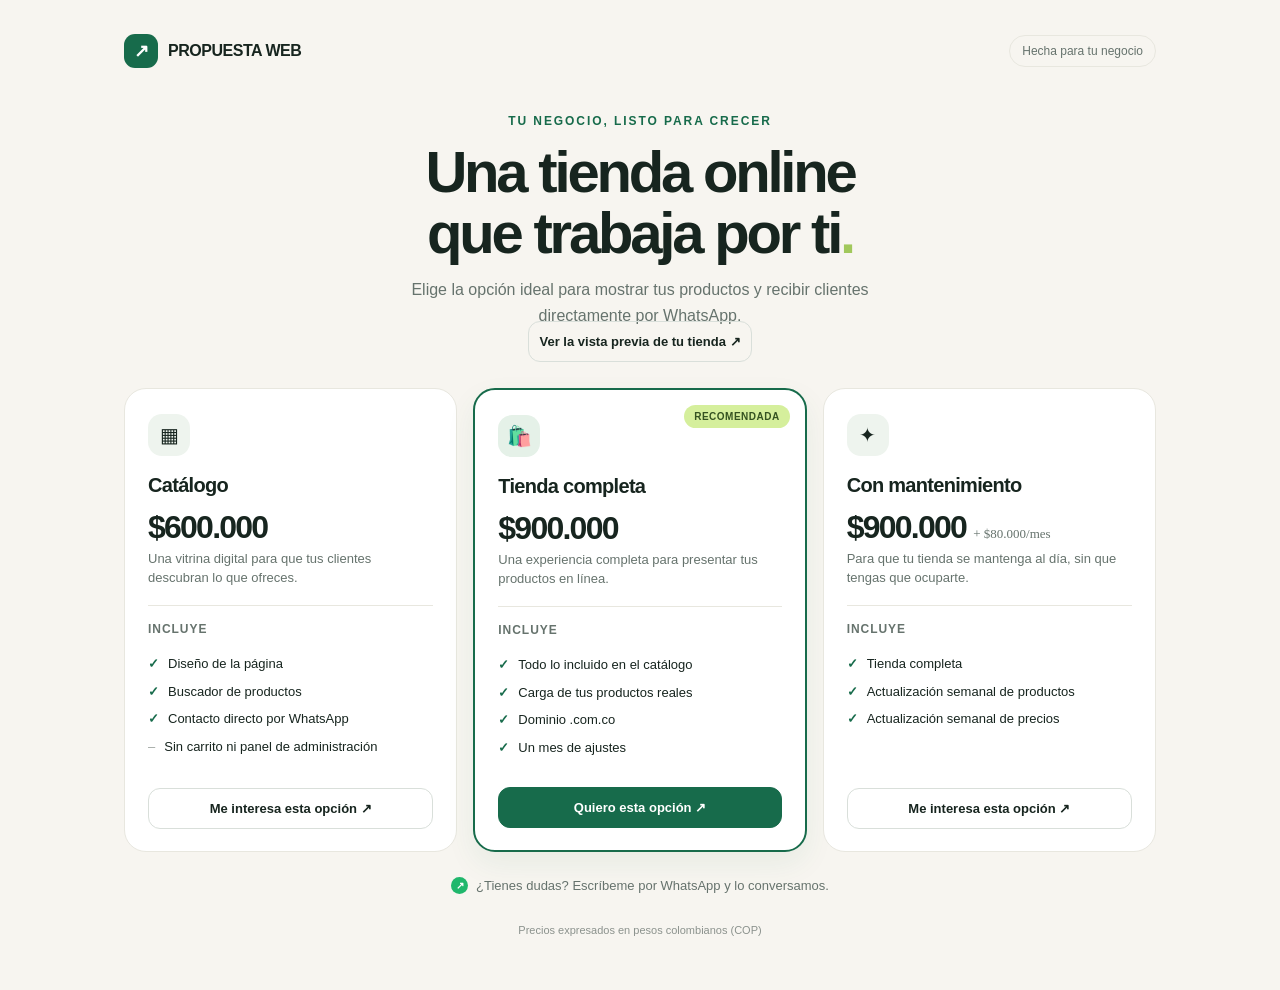
<file: index.html>
<!doctype html>
<html lang="es">
<head>
<meta charset="utf-8"><meta name="viewport" content="width=device-width,initial-scale=1">
<meta name="theme-color" content="#f7f5f0">
<title>Tu tienda online · Cotización</title>
<style>
:root{--ink:#17251f;--muted:#66736d;--green:#176b4b;--lime:#d5ef9c;--paper:#f7f5f0;--white:#fff;--line:#e8e7df}
*{box-sizing:border-box}body{margin:0;background:var(--paper);color:var(--ink);font-family:'DM Sans',sans-serif} .wrap{max-width:1080px;margin:auto;padding:34px 24px 54px}
.top{display:flex;justify-content:space-between;align-items:center;margin-bottom:46px}.brand{display:flex;align-items:center;gap:10px;font-weight:700;letter-spacing:-.03em}.mark{width:34px;height:34px;border-radius:11px;background:var(--green);color:white;display:grid;place-items:center;font-size:18px}.label{font-size:12px;color:var(--muted);border:1px solid var(--line);padding:8px 12px;border-radius:30px}
.hero{max-width:690px;margin:0 auto 34px;text-align:center}.eyebrow{font-size:12px;text-transform:uppercase;letter-spacing:.16em;color:var(--green);font-weight:700}.hero h1{font:800 clamp(34px,6vw,58px)/1.06 Manrope,sans-serif;letter-spacing:-.055em;margin:13px 0}.hero p{font-size:16px;line-height:1.6;color:var(--muted);margin:0 auto;max-width:510px}
.grid{display:grid;grid-template-columns:repeat(3,1fr);gap:16px;align-items:stretch}.card{background:var(--white);border:1px solid var(--line);border-radius:22px;padding:25px 23px 22px;position:relative;display:flex;flex-direction:column;min-height:382px;transition:transform .2s,box-shadow .2s}.card:hover{transform:translateY(-4px);box-shadow:0 16px 36px #17251f12}.card.featured{border:2px solid var(--green);box-shadow:0 12px 30px #176b4b12}.badge{position:absolute;right:15px;top:15px;background:var(--lime);color:#355321;border-radius:20px;padding:6px 10px;font-size:10px;font-weight:700;text-transform:uppercase;letter-spacing:.05em}.icon{width:42px;height:42px;border-radius:14px;background:#eef4ee;display:grid;place-items:center;font-size:20px}.featured .icon{background:#e5f1e8}.card h2{font:700 20px Manrope,sans-serif;letter-spacing:-.035em;margin:18px 0 5px}.price{font:800 32px Manrope,sans-serif;letter-spacing:-.055em;margin:7px 0 3px}.price small{font:500 13px 'DM Sans';letter-spacing:0;color:var(--muted)}.desc{color:var(--muted);font-size:13px;line-height:1.5;min-height:40px}.rule{height:1px;background:var(--line);margin:16px 0}.includes{font-size:12px;text-transform:uppercase;letter-spacing:.08em;color:var(--muted);font-weight:700;margin-bottom:10px}.list{list-style:none;padding:0;margin:0 0 20px}.list li{font-size:13px;line-height:1.45;margin:9px 0;display:flex;gap:9px}.check{color:var(--green);font-weight:800}.cross{color:#a0a7a2}.btn{margin-top:auto;width:100%;text-decoration:none;text-align:center;border:1px solid #d9dfda;border-radius:12px;padding:12px 10px;color:var(--ink);font-size:13px;font-weight:700;transition:.18s}.btn:hover{background:#f3f7f1;border-color:var(--green)}.featured .btn{background:var(--green);color:white;border-color:var(--green)}.featured .btn:hover{background:#105a3e}
.foot{display:flex;justify-content:center;align-items:center;gap:8px;margin-top:25px;color:var(--muted);font-size:13px}.wa{width:17px;height:17px;border-radius:50%;background:#20b76c;color:white;display:grid;place-items:center;font-size:10px;font-weight:800}.note{text-align:center;color:#8b928d;font-size:11px;margin-top:30px}.spark{color:#a1c85c}
@media(max-width:760px){.wrap{padding:22px 17px 36px}.top{margin-bottom:35px}.grid{grid-template-columns:1fr;max-width:440px;margin:auto;gap:13px}.card{min-height:unset;padding:22px}.hero{margin-bottom:26px}.hero p{font-size:14px}.desc{min-height:unset}.list{margin-bottom:17px}.card.featured{order:-1}}
@media print{body{background:white}.wrap{padding:18px}.card{box-shadow:none!important;transform:none!important}.btn{color:var(--green)}}
</style>
</head>
<body>
<main class="wrap">
  <header class="top"><div class="brand"><span class="mark">↗</span><span>PROPUESTA WEB</span></div><span class="label">Hecha para tu negocio</span></header>
  <section class="hero"><div class="eyebrow">Tu negocio, listo para crecer</div><h1>Una tienda online<br>que trabaja por ti<span class="spark">.</span></h1><p>Elige la opción ideal para mostrar tus productos y recibir clientes directamente por WhatsApp.</p><p><a class="btn" href="tienda/">Ver la vista previa de tu tienda ↗</a></p></section>
  <section class="grid" aria-label="Opciones de cotización">
    <article class="card"><div class="icon">▦</div><h2>Catálogo</h2><div class="price">$600.000</div><div class="desc">Una vitrina digital para que tus clientes descubran lo que ofreces.</div><div class="rule"></div><div class="includes">Incluye</div><ul class="list"><li><span class="check">✓</span> Diseño de la página</li><li><span class="check">✓</span> Buscador de productos</li><li><span class="check">✓</span> Contacto directo por WhatsApp</li><li><span class="cross">–</span> Sin carrito ni panel de administración</li></ul><a class="btn" href="https://wa.me/573247675340?text=Hola%2C%20me%20interesa%20la%20opci%C3%B3n%20Cat%C3%A1logo%20de%20la%20cotizaci%C3%B3n." target="_blank" rel="noopener">Me interesa esta opción ↗</a></article>
    <article class="card featured"><span class="badge">Recomendada</span><div class="icon">🛍️</div><h2>Tienda completa</h2><div class="price">$900.000</div><div class="desc">Una experiencia completa para presentar tus productos en línea.</div><div class="rule"></div><div class="includes">Incluye</div><ul class="list"><li><span class="check">✓</span> Todo lo incluido en el catálogo</li><li><span class="check">✓</span> Carga de tus productos reales</li><li><span class="check">✓</span> Dominio .com.co</li><li><span class="check">✓</span> Un mes de ajustes</li></ul><a class="btn" href="https://wa.me/573247675340?text=Hola%2C%20me%20interesa%20la%20Tienda%20completa%20recomendada%20de%20la%20cotizaci%C3%B3n." target="_blank" rel="noopener">Quiero esta opción ↗</a></article>
    <article class="card"><div class="icon">✦</div><h2>Con mantenimiento</h2><div class="price">$900.000 <small>+ $80.000/mes</small></div><div class="desc">Para que tu tienda se mantenga al día, sin que tengas que ocuparte.</div><div class="rule"></div><div class="includes">Incluye</div><ul class="list"><li><span class="check">✓</span> Tienda completa</li><li><span class="check">✓</span> Actualización semanal de productos</li><li><span class="check">✓</span> Actualización semanal de precios</li></ul><a class="btn" href="https://wa.me/573247675340?text=Hola%2C%20me%20interesa%20la%20Tienda%20completa%20con%20mantenimiento%20de%20la%20cotizaci%C3%B3n." target="_blank" rel="noopener">Me interesa esta opción ↗</a></article>
  </section>
  <div class="foot"><span class="wa">↗</span> ¿Tienes dudas? Escríbeme por WhatsApp y lo conversamos.</div>
  <div class="note">Precios expresados en pesos colombianos (COP)</div>
</main>
</body>
</html>
</file>
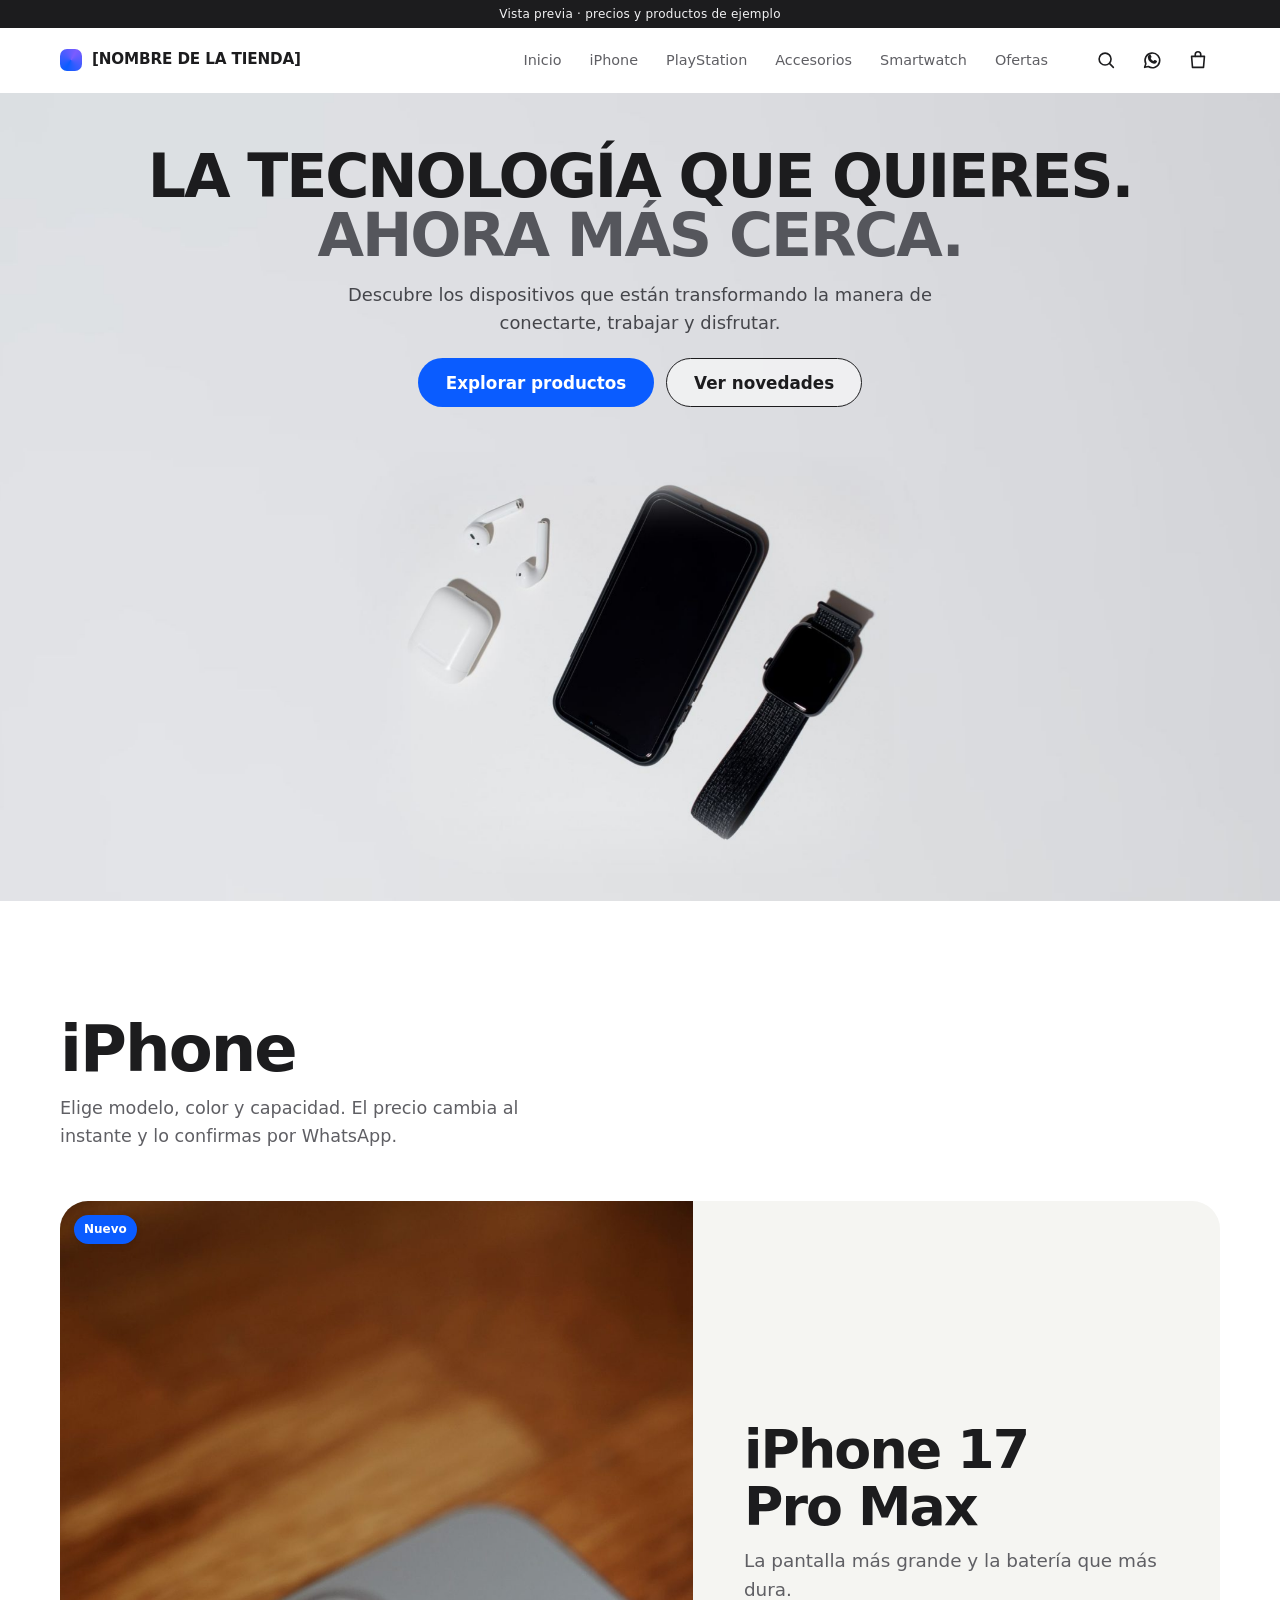
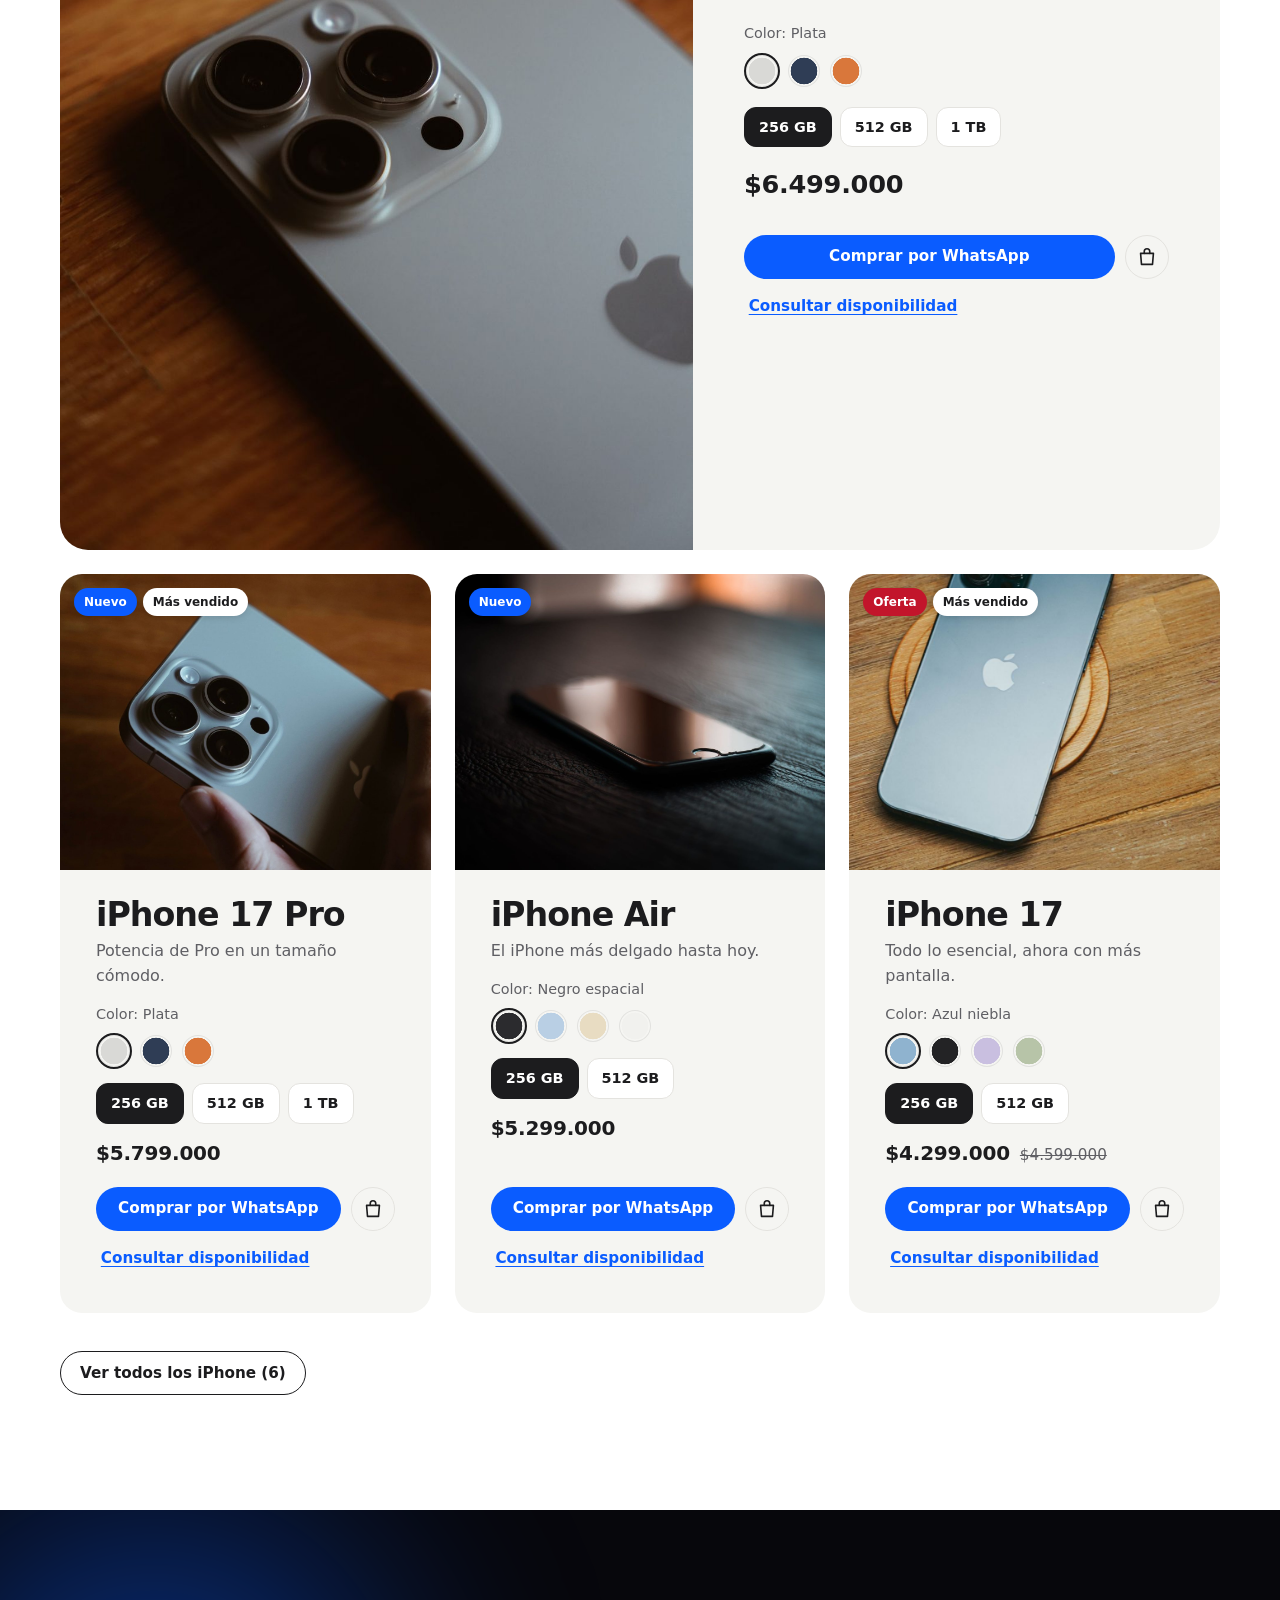
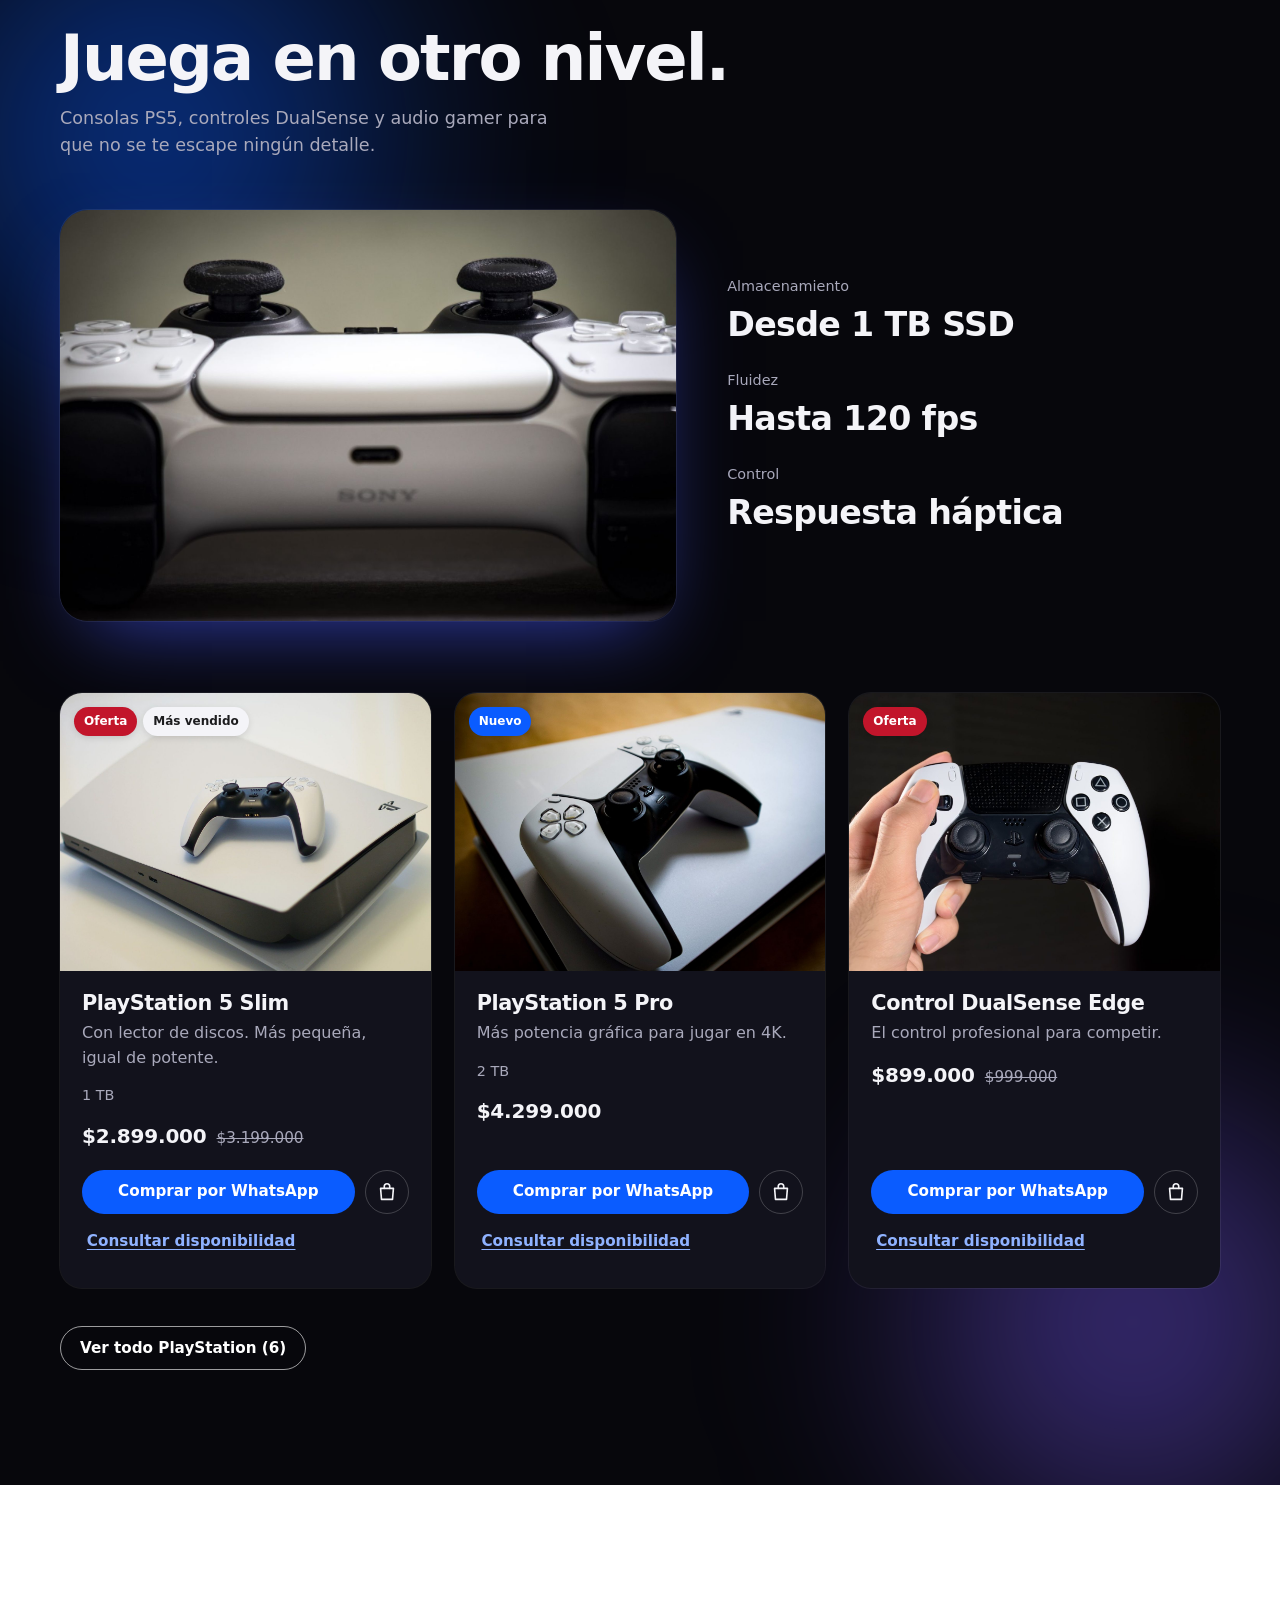
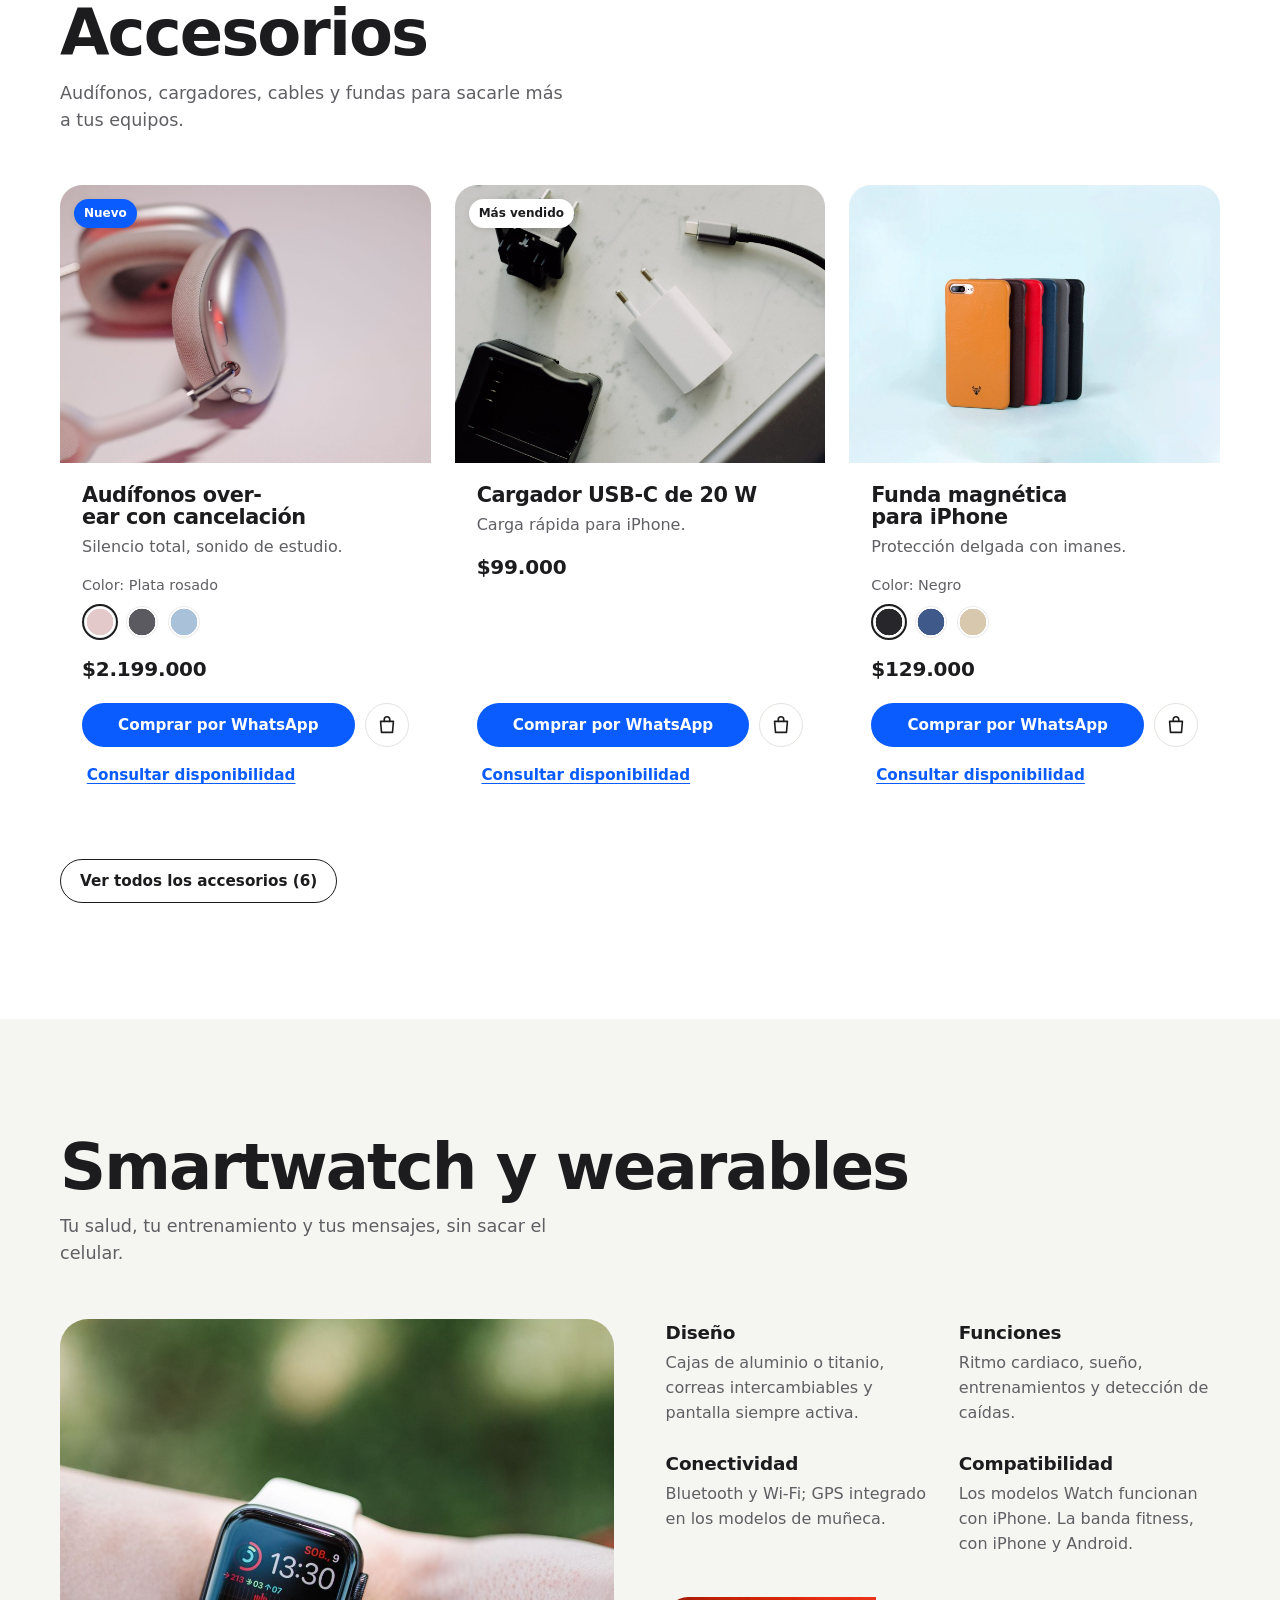
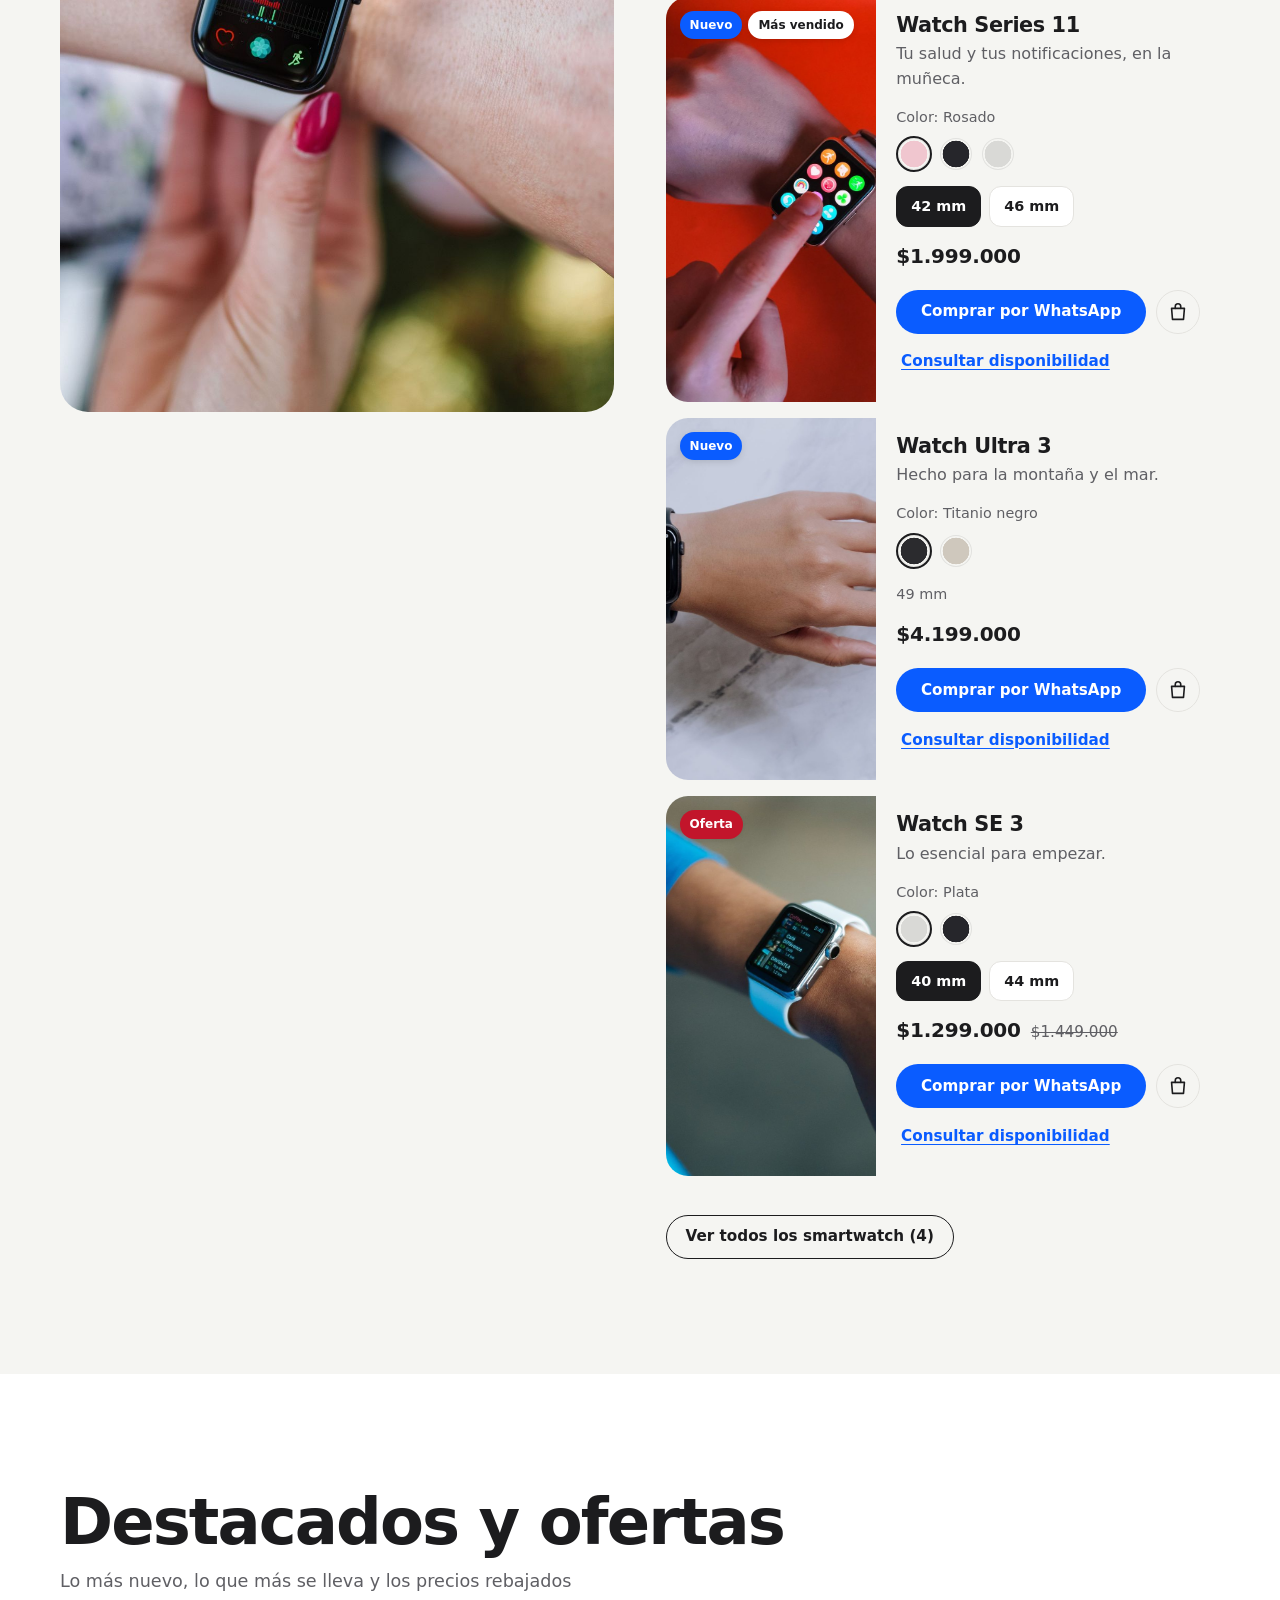
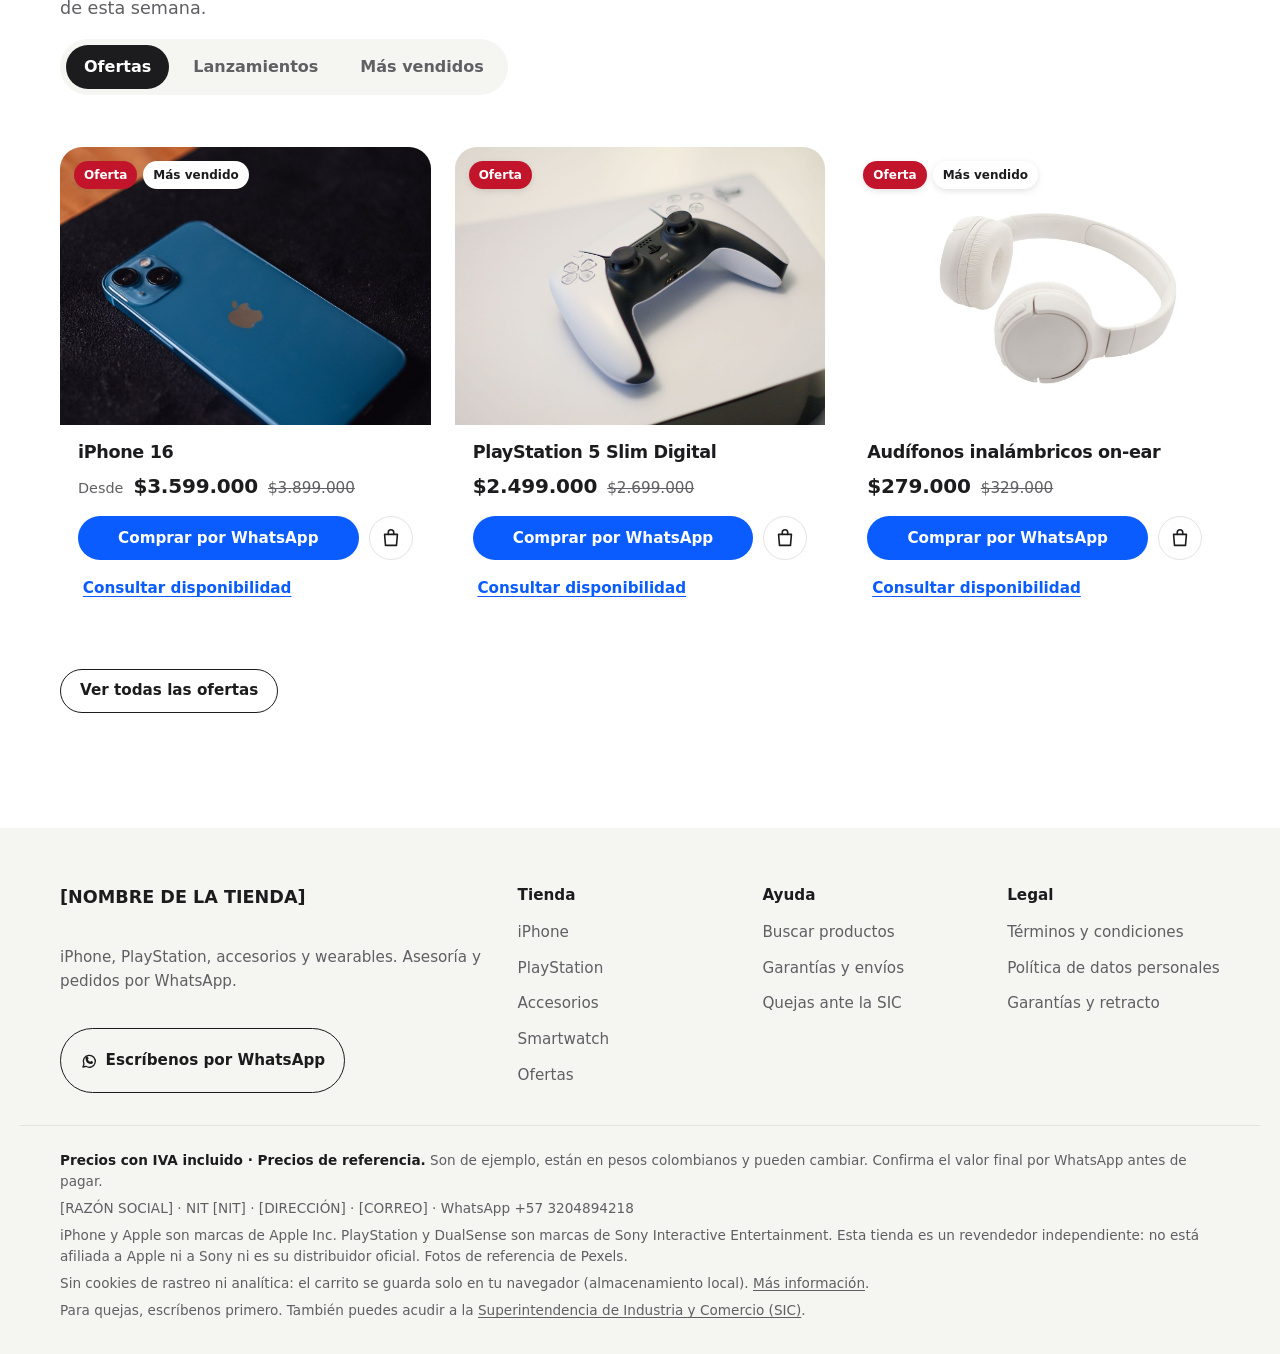
<file: tienda/index.html>
<!doctype html>
<html lang="es-CO">
<head>
  <meta charset="utf-8">
  <meta name="viewport" content="width=device-width, initial-scale=1">
  <meta name="robots" content="noindex, nofollow">
  <title>Tienda de tecnología: iPhone, PlayStation y accesorios</title>
  <meta name="description" content="iPhone, PlayStation 5, accesorios y smartwatches. Pide por WhatsApp y recibe asesoría antes de comprar.">
  <meta name="theme-color" content="#ffffff">
  <link rel="icon" href="data:image/svg+xml,%3Csvg xmlns=%22http://www.w3.org/2000/svg%22 viewBox=%220 0 32 32%22%3E%3Crect width=%2232%22 height=%2232%22 rx=%229%22 fill=%22%230a5cff%22/%3E%3C/svg%3E">
  <link rel="stylesheet" href="css/estilos.css">
</head>
<body>
  <a class="saltar" href="#contenido">Saltar al contenido</a>

  <main id="contenido">
    <!-- B. Hero -->
    <section class="hero" id="inicio" aria-labelledby="hero-titulo">
      <picture class="hero__foto">
        <source media="(min-width: 761px)" srcset="img/hero-escritorio.jpg" width="2400" height="1350">
        <img src="img/hero-celular.jpg" alt="Celular, audífonos inalámbricos y smartwatch sobre una superficie clara" width="1080" height="1920" fetchpriority="high">
      </picture>
      <div class="contenedor hero__texto">
        <h1 class="hero__titulo" id="hero-titulo">LA TECNOLOGÍA QUE QUIERES. <span>AHORA MÁS CERCA.</span></h1>
        <p class="hero__sub">Descubre los dispositivos que están transformando la manera de conectarte, trabajar y disfrutar.</p>
        <div class="hero__acciones">
          <a class="btn btn--primario btn--grande" href="catalogo.html">Explorar productos</a>
          <a class="btn btn--secundario btn--grande" href="#destacados" data-ir-pestana="nuevo">Ver novedades</a>
        </div>
      </div>
    </section>

    <!-- C. iPhone -->
    <section class="seccion" id="iphone" aria-labelledby="iphone-titulo">
      <div class="contenedor">
        <div class="seccion__cabeza">
          <div>
            <h2 class="seccion__titulo" id="iphone-titulo">iPhone</h2>
            <p class="seccion__intro">Elige modelo, color y capacidad. El precio cambia al instante y lo confirmas por WhatsApp.</p>
          </div>
        </div>
        <div class="estelar" data-estelar data-aparecer></div>
        <div class="rejilla rejilla--carril" data-lista="iphone"></div>
        <p class="seccion__mas"><a class="btn btn--secundario" data-ver-todos="iphone" href="catalogo.html?cat=iphone">Ver todos los iPhone</a></p>
      </div>
    </section>

    <!-- D. PlayStation -->
    <section class="seccion ps" id="playstation" aria-labelledby="ps-titulo">
      <div class="contenedor">
        <div class="seccion__cabeza">
          <div>
            <h2 class="seccion__titulo" id="ps-titulo">Juega en otro nivel.</h2>
            <p class="seccion__intro">Consolas PS5, controles DualSense y audio gamer para que no se te escape ningún detalle.</p>
          </div>
        </div>
        <div class="ps__escena">
          <div class="ps__foto" data-aparecer>
            <img src="img/dualsense.jpg" alt="Control DualSense blanco visto de cerca" loading="lazy" width="1600" height="1067">
          </div>
          <div>
            <dl class="ps__datos">
              <dt>Almacenamiento</dt><dd>Desde 1 TB SSD</dd>
              <dt>Fluidez</dt><dd>Hasta 120 fps</dd>
              <dt>Control</dt><dd>Respuesta háptica</dd>
            </dl>
          </div>
        </div>
        <div class="rejilla rejilla--carril" data-lista="playstation"></div>
        <p class="seccion__mas"><a class="btn btn--secundario" data-ver-todos="playstation" href="catalogo.html?cat=playstation">Ver todo PlayStation</a></p>
      </div>
    </section>

    <!-- E. Accesorios -->
    <section class="seccion" id="accesorios" aria-labelledby="acc-titulo">
      <div class="contenedor">
        <div class="seccion__cabeza">
          <div>
            <h2 class="seccion__titulo" id="acc-titulo">Accesorios</h2>
            <p class="seccion__intro">Audífonos, cargadores, cables y fundas para sacarle más a tus equipos.</p>
          </div>
        </div>
        <div class="rejilla rejilla--carril" data-lista="accesorios"></div>
        <p class="seccion__mas"><a class="btn btn--secundario" data-ver-todos="accesorios" href="catalogo.html?cat=accesorios">Ver todos los accesorios</a></p>
      </div>
    </section>

    <!-- F. Smartwatch y wearables -->
    <section class="seccion seccion--papel" id="smartwatch" aria-labelledby="sw-titulo">
      <div class="contenedor">
        <div class="seccion__cabeza">
          <div>
            <h2 class="seccion__titulo" id="sw-titulo">Smartwatch y wearables</h2>
            <p class="seccion__intro">Tu salud, tu entrenamiento y tus mensajes, sin sacar el celular.</p>
          </div>
        </div>
        <div class="reloj__grid">
          <div class="reloj__foto" data-aparecer>
            <img src="img/reloj-muneca.jpg" alt="Smartwatch con correa blanca en la muñeca, al aire libre" loading="lazy" width="1600" height="1067">
          </div>
          <div>
            <dl class="rasgos">
              <div><dt>Diseño</dt><dd>Cajas de aluminio o titanio, correas intercambiables y pantalla siempre activa.</dd></div>
              <div><dt>Funciones</dt><dd>Ritmo cardiaco, sueño, entrenamientos y detección de caídas.</dd></div>
              <div><dt>Conectividad</dt><dd>Bluetooth y Wi-Fi; GPS integrado en los modelos de muñeca.</dd></div>
              <div><dt>Compatibilidad</dt><dd>Los modelos Watch funcionan con iPhone. La banda fitness, con iPhone y Android.</dd></div>
            </dl>
            <div class="lista-relojes rejilla--carril" data-lista="smartwatch"></div>
            <p class="seccion__mas"><a class="btn btn--secundario" data-ver-todos="smartwatch" href="catalogo.html?cat=smartwatch">Ver todos los smartwatch</a></p>
          </div>
        </div>
      </div>
    </section>

    <!-- G. Destacados y ofertas -->
    <section class="seccion" id="destacados" aria-labelledby="dest-titulo">
      <div class="contenedor">
        <div class="seccion__cabeza">
          <div>
            <h2 class="seccion__titulo" id="dest-titulo">Destacados y ofertas</h2>
            <p class="seccion__intro">Lo más nuevo, lo que más se lleva y los precios rebajados de esta semana.</p>
          </div>
          <div class="pestanas" role="tablist" aria-label="Filtrar destacados">
            <button class="pestana" role="tab" id="tab-oferta" aria-controls="panel-destacados" aria-selected="true" data-filtro="oferta">Ofertas</button>
            <button class="pestana" role="tab" id="tab-nuevo" aria-controls="panel-destacados" aria-selected="false" data-filtro="nuevo" tabindex="-1">Lanzamientos</button>
            <button class="pestana" role="tab" id="tab-masVendido" aria-controls="panel-destacados" aria-selected="false" data-filtro="masVendido" tabindex="-1">Más vendidos</button>
          </div>
        </div>
        <div class="rejilla rejilla--carril" id="panel-destacados" role="tabpanel" aria-labelledby="tab-oferta" data-destacados></div>
        <p class="seccion__mas"><a class="btn btn--secundario" href="catalogo.html" data-ver-destacados>Ver el catálogo completo</a></p>
      </div>
    </section>
  </main>

  <script src="productos.js"></script>
  <script src="js/tienda.js"></script>
  <script src="js/inicio.js"></script>
</body>
</html>
</file>
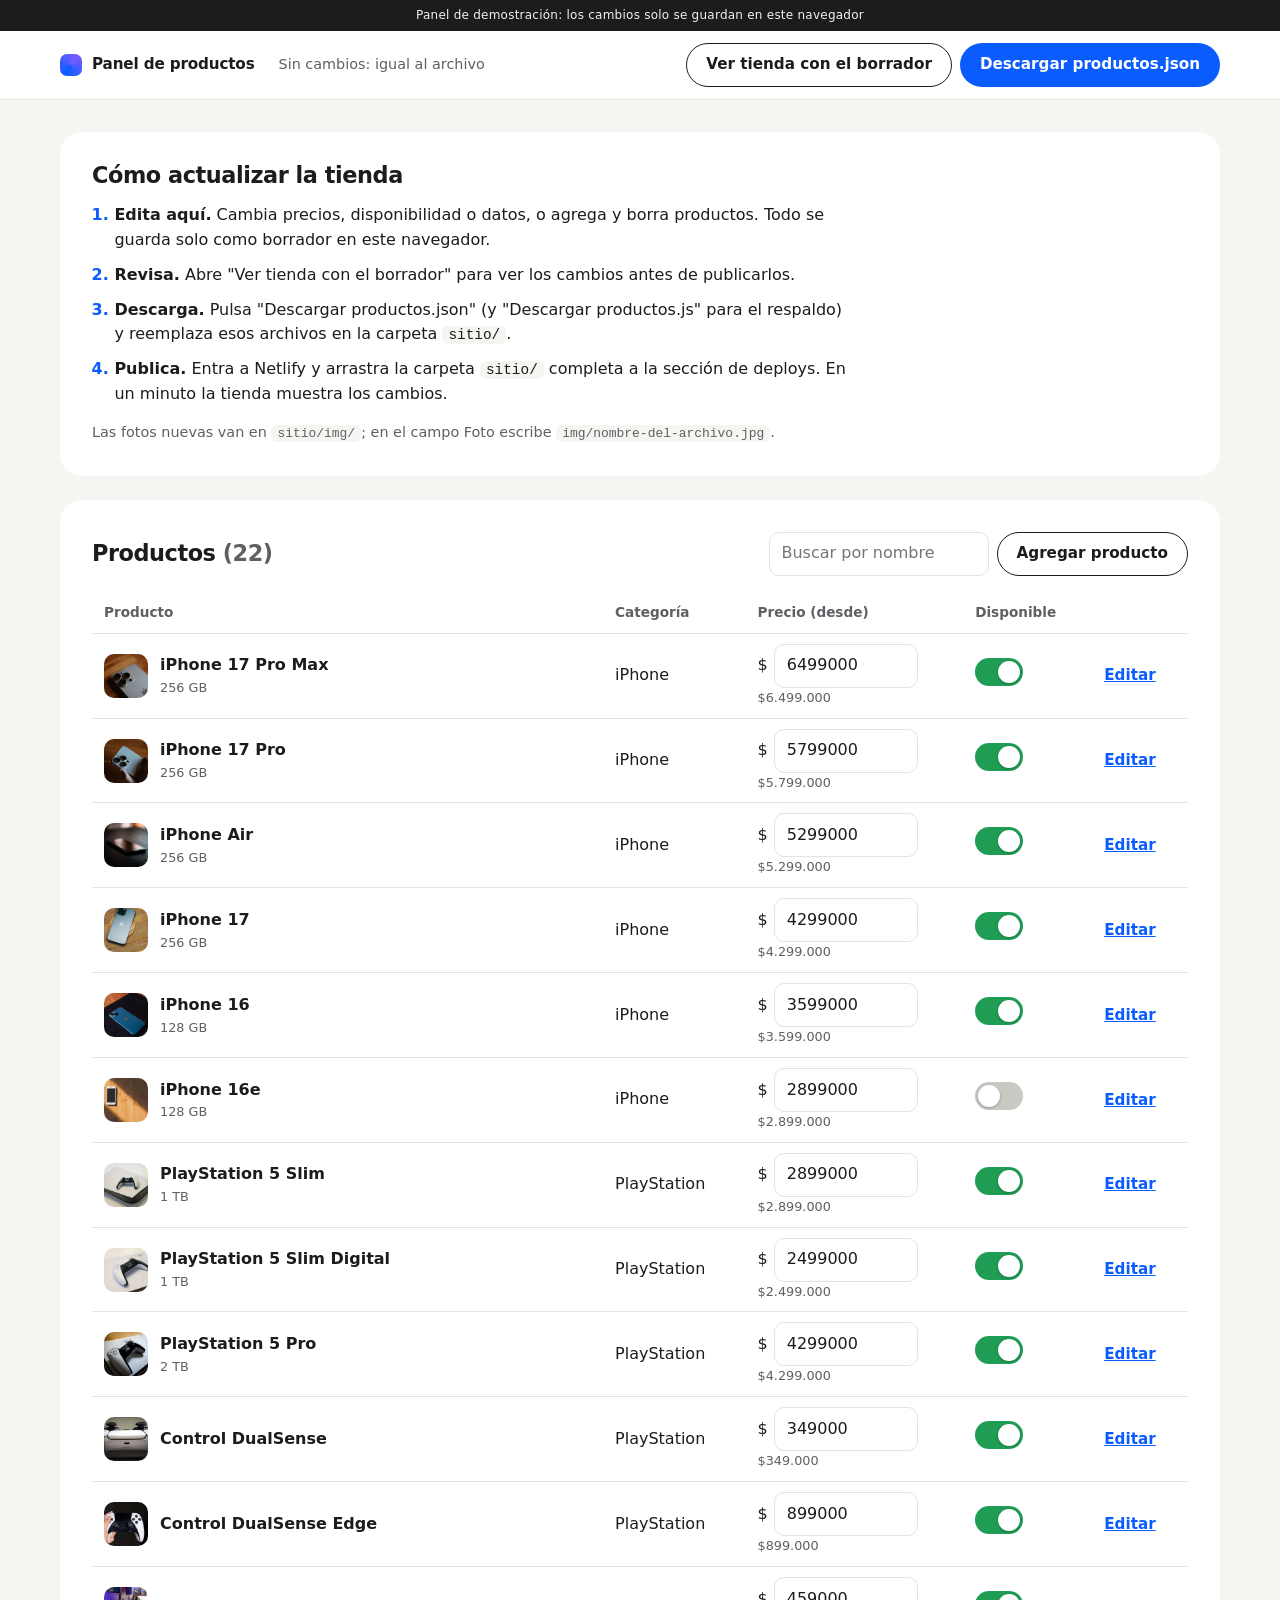
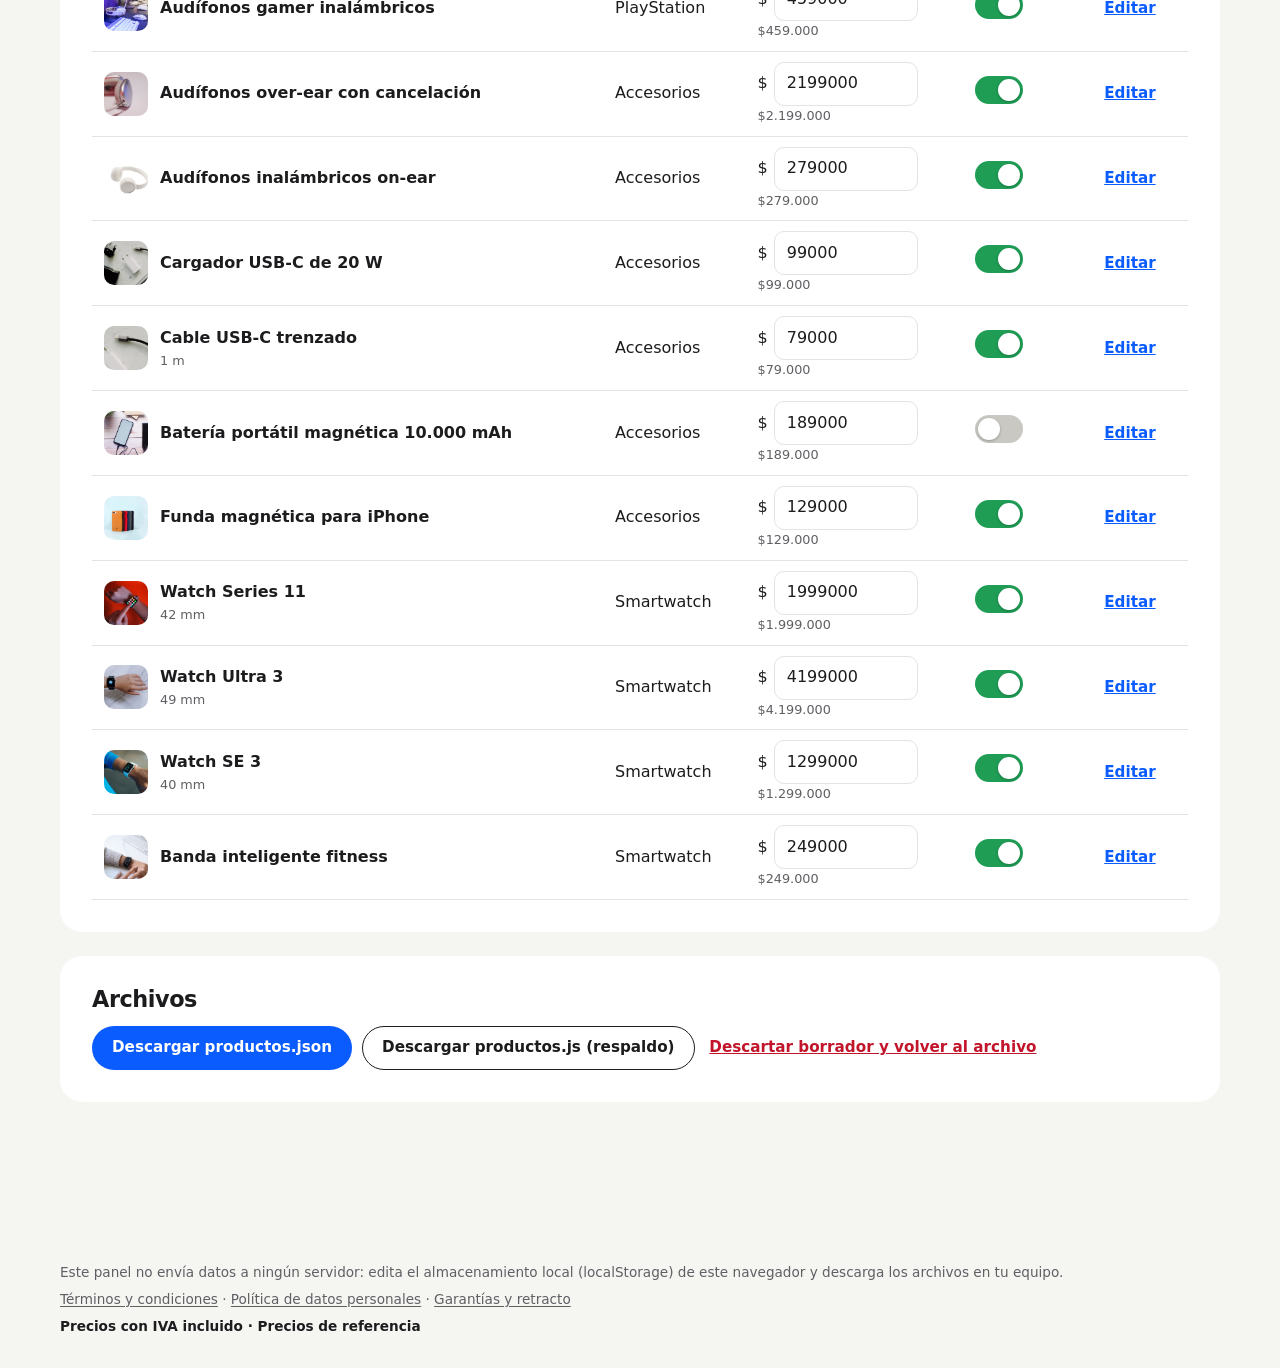
<file: tienda/admin.html>
<!doctype html>
<html lang="es-CO">
<head>
  <meta charset="utf-8">
  <meta name="viewport" content="width=device-width, initial-scale=1">
  <meta name="robots" content="noindex, nofollow">
  <title>Panel de productos</title>
  <link rel="icon" href="data:image/svg+xml,%3Csvg xmlns=%22http://www.w3.org/2000/svg%22 viewBox=%220 0 32 32%22%3E%3Crect width=%2232%22 height=%2232%22 rx=%229%22 fill=%22%230a5cff%22/%3E%3C/svg%3E">
  <link rel="stylesheet" href="css/estilos.css">
  <link rel="stylesheet" href="css/admin.css">
</head>
<body class="admin">
  <header class="admin__barra">
    <p class="franja-previa admin__aviso" role="note">Panel de demostración: los cambios solo se guardan en este navegador</p>
    <div class="contenedor admin__barra-fila">
      <p class="logo"><span class="logo__marca" aria-hidden="true"></span>Panel de productos</p>
      <div class="admin__estado" aria-live="polite" data-estado>Cargando…</div>
      <div class="admin__botones">
        <a class="btn btn--secundario" href="index.html?borrador=1" target="_blank" rel="noopener">Ver tienda con el borrador</a>
        <button class="btn btn--primario" type="button" data-descargar-json>Descargar productos.json</button>
      </div>
    </div>
  </header>

  <main class="contenedor admin__main">
    <section class="pasos" aria-labelledby="pasos-titulo">
      <h1 id="pasos-titulo">Cómo actualizar la tienda</h1>
      <ol>
        <li><strong>Edita aquí.</strong> Cambia precios, disponibilidad o datos, o agrega y borra productos. Todo se guarda solo como borrador en este navegador.</li>
        <li><strong>Revisa.</strong> Abre "Ver tienda con el borrador" para ver los cambios antes de publicarlos.</li>
        <li><strong>Descarga.</strong> Pulsa "Descargar productos.json" (y "Descargar productos.js" para el respaldo) y reemplaza esos archivos en la carpeta <code>sitio/</code>.</li>
        <li><strong>Publica.</strong> Entra a Netlify y arrastra la carpeta <code>sitio/</code> completa a la sección de deploys. En un minuto la tienda muestra los cambios.</li>
      </ol>
      <p class="pasos__nota">Las fotos nuevas van en <code>sitio/img/</code>; en el campo Foto escribe <code>img/nombre-del-archivo.jpg</code>.</p>
    </section>

    <section aria-labelledby="lista-titulo">
      <div class="admin__cabeza">
        <h2 id="lista-titulo">Productos <span data-total></span></h2>
        <div class="admin__herramientas">
          <label class="sr" for="buscar-admin">Buscar producto</label>
          <input class="admin__buscar" id="buscar-admin" type="search" placeholder="Buscar por nombre">
          <button class="btn btn--secundario" type="button" data-agregar-producto>Agregar producto</button>
        </div>
      </div>
      <div class="tabla-envoltura">
        <table class="tabla">
          <thead>
            <tr>
              <th scope="col">Producto</th>
              <th scope="col">Categoría</th>
              <th scope="col">Precio (desde)</th>
              <th scope="col">Disponible</th>
              <th scope="col"><span class="sr">Acciones</span></th>
            </tr>
          </thead>
          <tbody data-filas></tbody>
        </table>
      </div>
    </section>

    <section class="editor" aria-labelledby="editor-titulo" data-editor hidden>
      <div class="admin__cabeza">
        <h2 id="editor-titulo" tabindex="-1">Editar producto</h2>
        <button class="btn btn--texto" type="button" data-cerrar-editor>Cerrar editor</button>
      </div>
      <form class="formulario" data-form novalidate>
        <div class="campos">
          <label>Nombre<input name="nombre" required></label>
          <label>ID (para el enlace)<input name="slug" required pattern="[a-z0-9-]+" aria-describedby="ayuda-id"><small id="ayuda-id">Solo minúsculas, números y guiones. Ej.: iphone-17-pro</small></label>
          <label>Categoría
            <select name="categoria">
              <option value="iphone">iPhone</option>
              <option value="playstation">PlayStation</option>
              <option value="accesorios">Accesorios</option>
              <option value="smartwatch">Smartwatch</option>
            </select>
          </label>
          <label>Foto principal<input name="img" placeholder="img/archivo.jpg"></label>
          <label class="ancho">Frase corta<input name="subtitulo"></label>
          <label class="ancho">Descripción<textarea name="descripcion" rows="3"></textarea></label>
          <label>Precio (si no tiene capacidades)<input name="precio" inputmode="numeric" aria-describedby="ayuda-precio"><small id="ayuda-precio">Solo números, sin puntos. Ej.: 349000</small></label>
          <label>Precio antes (opcional)<input name="precioAntes" inputmode="numeric"></label>
          <label class="ancho">Características (una por línea)<textarea name="specs" rows="4"></textarea></label>
        </div>

        <fieldset class="marcas">
          <legend>Etiquetas</legend>
          <label class="opcion"><input type="checkbox" name="disponible"> Disponible</label>
          <label class="opcion"><input type="checkbox" name="nuevo"> Nuevo</label>
          <label class="opcion"><input type="checkbox" name="masVendido"> Más vendido</label>
          <label class="opcion"><input type="checkbox" name="oferta"> Oferta</label>
          <label class="opcion"><input type="checkbox" name="enInicio"> Mostrar en el inicio (máx. 3 por sección; 4 en iPhone)</label>
        </fieldset>

        <fieldset class="variantes">
          <legend>Capacidades o tamaños (cada una con su precio)</legend>
          <div data-caps></div>
          <button class="btn btn--texto" type="button" data-mas-cap>Agregar capacidad</button>
        </fieldset>

        <fieldset class="variantes">
          <legend>Colores (la foto es opcional; sin foto se tiñe la principal)</legend>
          <div data-colores></div>
          <button class="btn btn--texto" type="button" data-mas-color>Agregar color</button>
        </fieldset>

        <p class="formulario__error" role="alert" data-error></p>
        <div class="formulario__acciones">
          <button class="btn btn--primario" type="submit">Guardar cambios</button>
          <button class="btn btn--texto peligro" type="button" data-borrar>Borrar producto</button>
        </div>
      </form>
    </section>

    <section class="zona" aria-labelledby="zona-titulo">
      <h2 id="zona-titulo">Archivos</h2>
      <div class="zona__botones">
        <button class="btn btn--primario" type="button" data-descargar-json>Descargar productos.json</button>
        <button class="btn btn--secundario" type="button" data-descargar-js>Descargar productos.js (respaldo)</button>
        <button class="btn btn--texto peligro" type="button" data-descartar>Descartar borrador y volver al archivo</button>
      </div>
    </section>
  </main>

  <footer class="pie">
    <div class="contenedor pie__legal">
      <p>Este panel no envía datos a ningún servidor: edita el almacenamiento local (localStorage) de este navegador y descarga los archivos en tu equipo.</p>
      <p><a href="legal/terminos.html">Términos y condiciones</a> · <a href="legal/privacidad.html">Política de datos personales</a> · <a href="legal/garantias-y-retracto.html">Garantías y retracto</a></p>
      <p><strong>Precios con IVA incluido · Precios de referencia</strong></p>
    </div>
  </footer>

  <script src="productos.js"></script>
  <script src="js/tienda.js"></script>
  <script src="js/admin.js"></script>
</body>
</html>
</file>
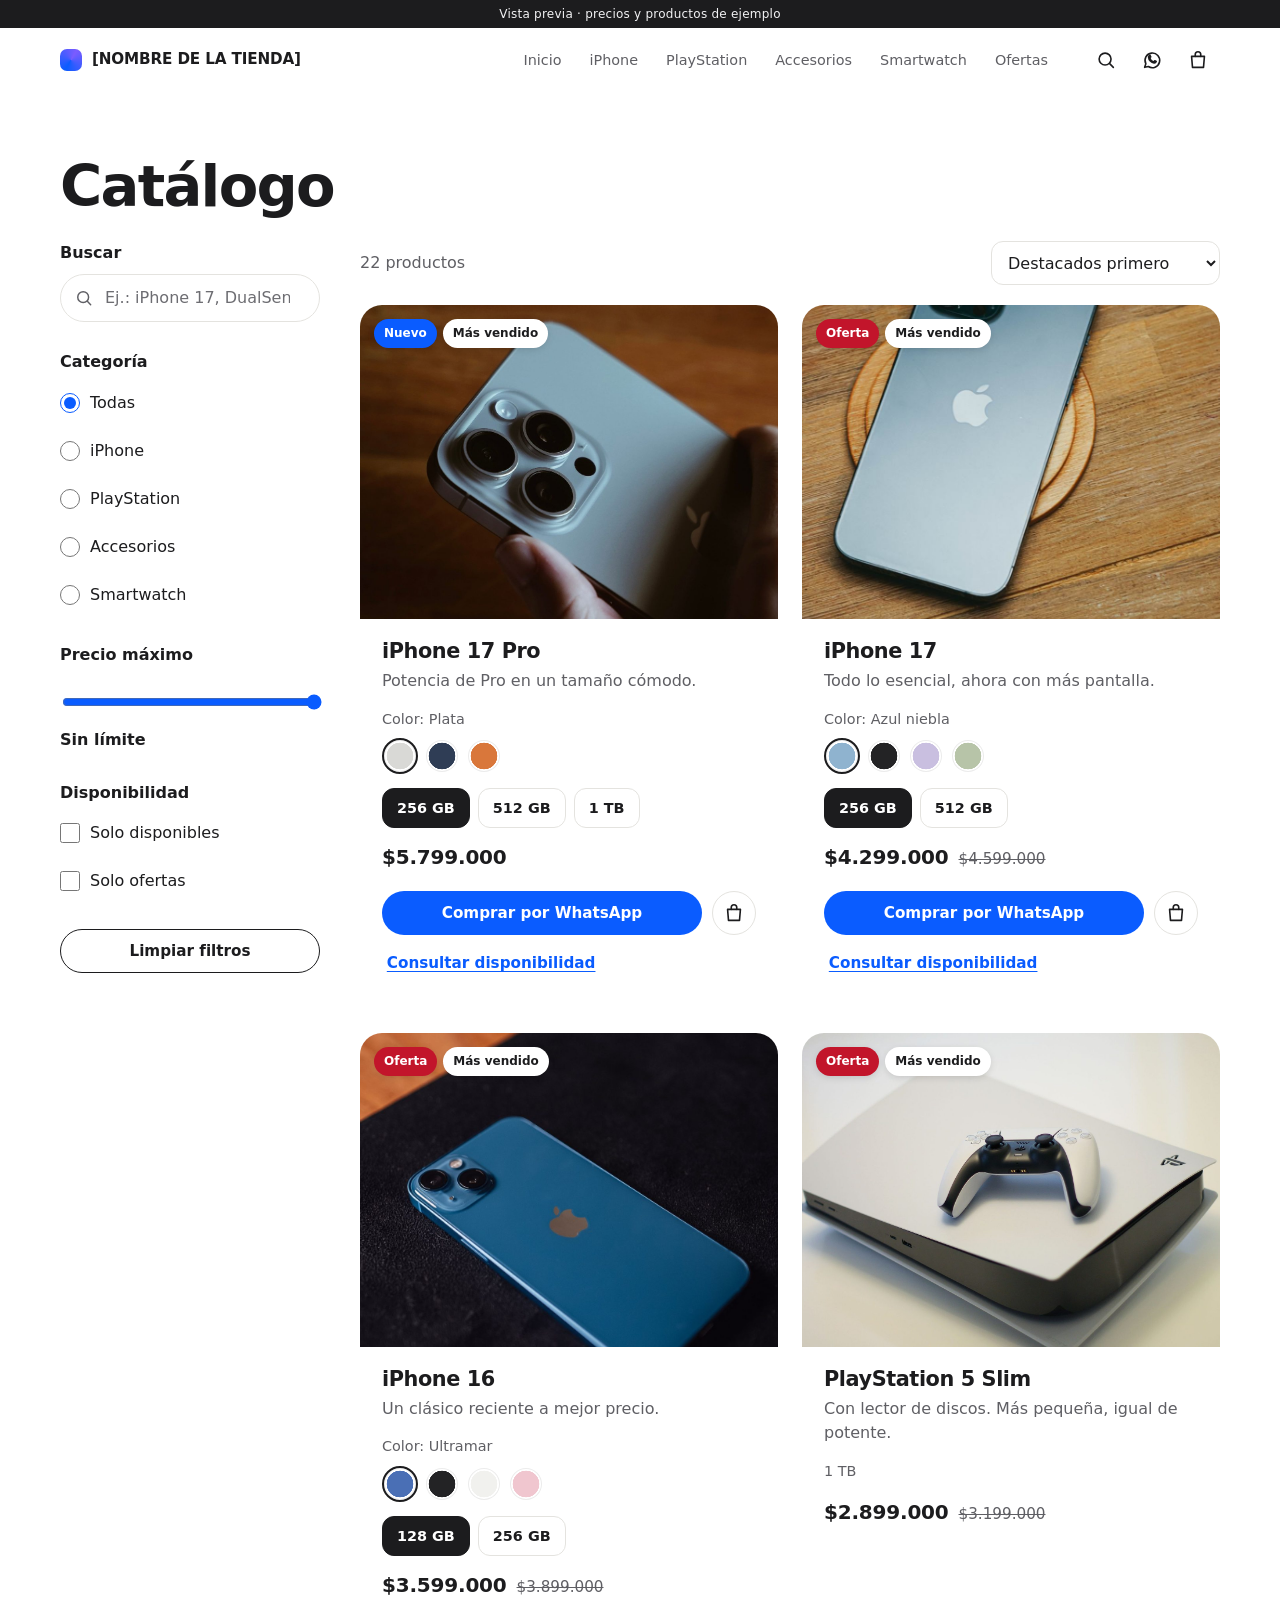
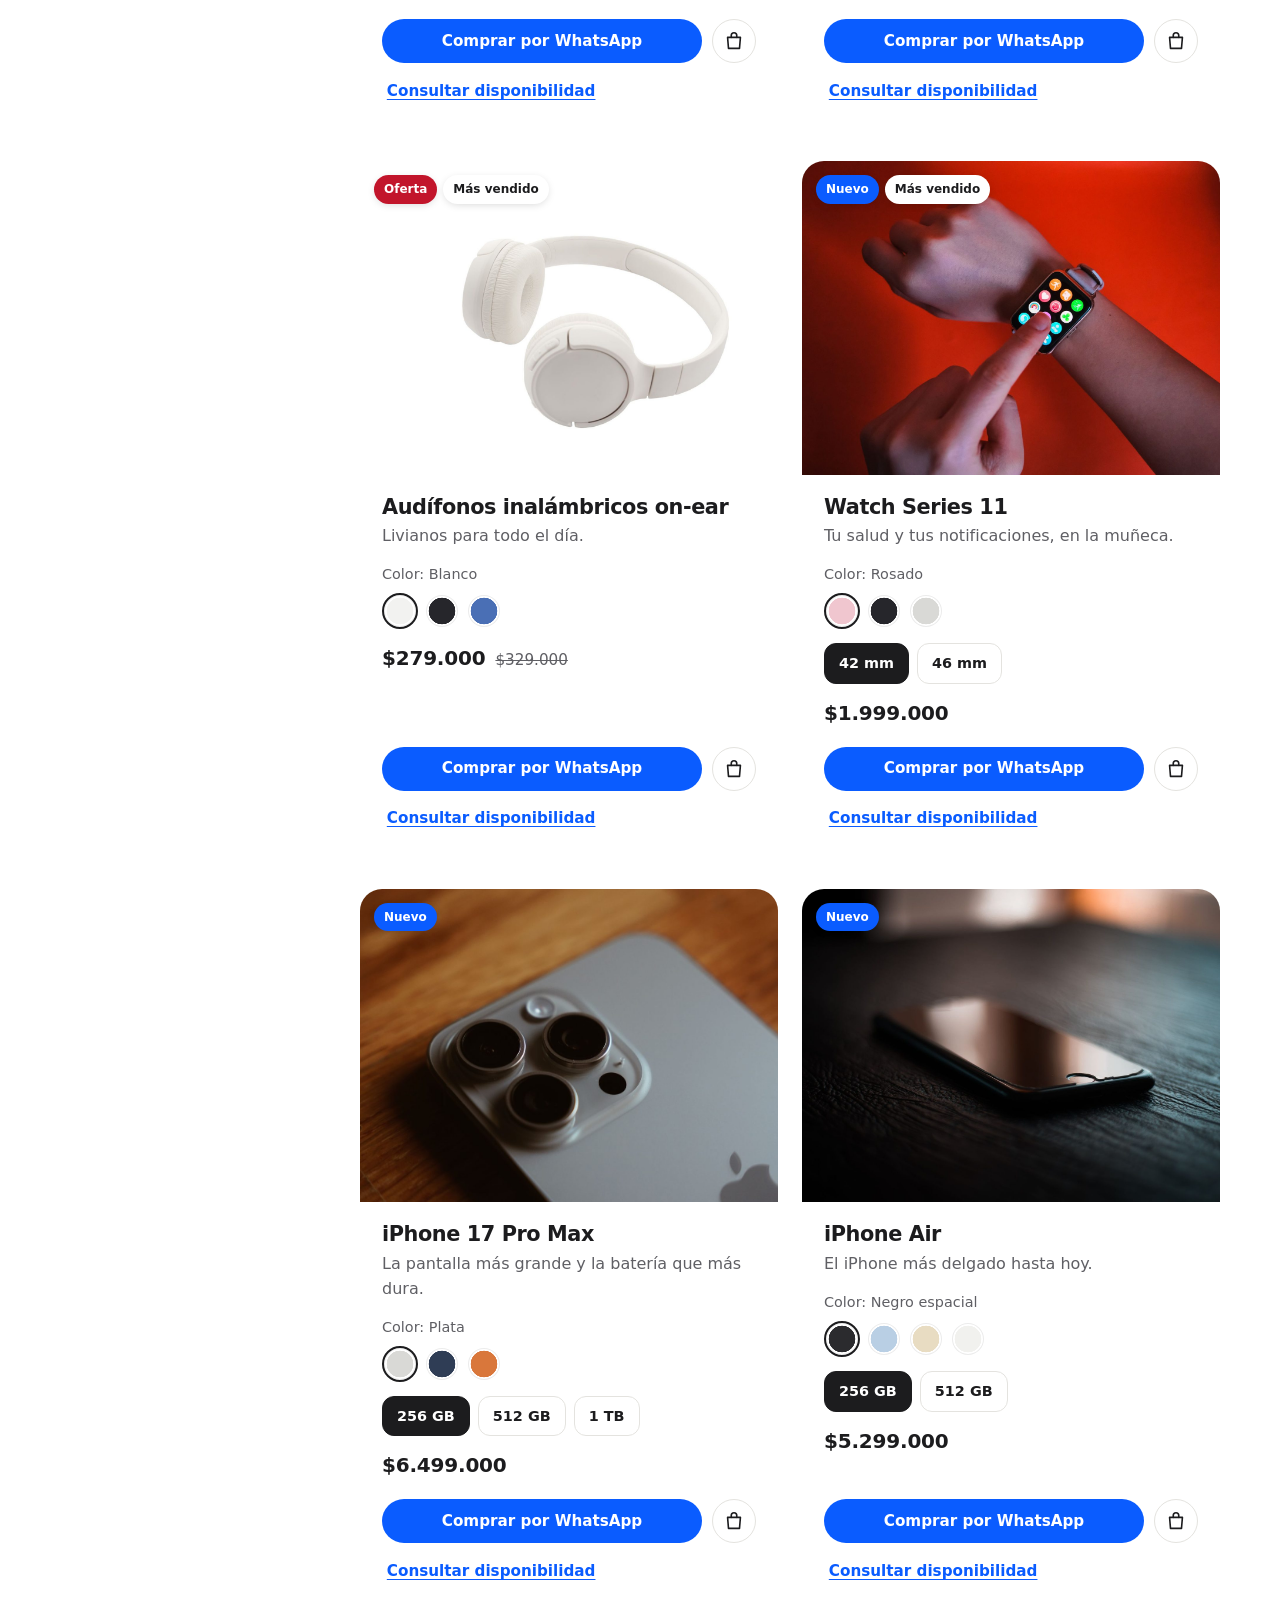
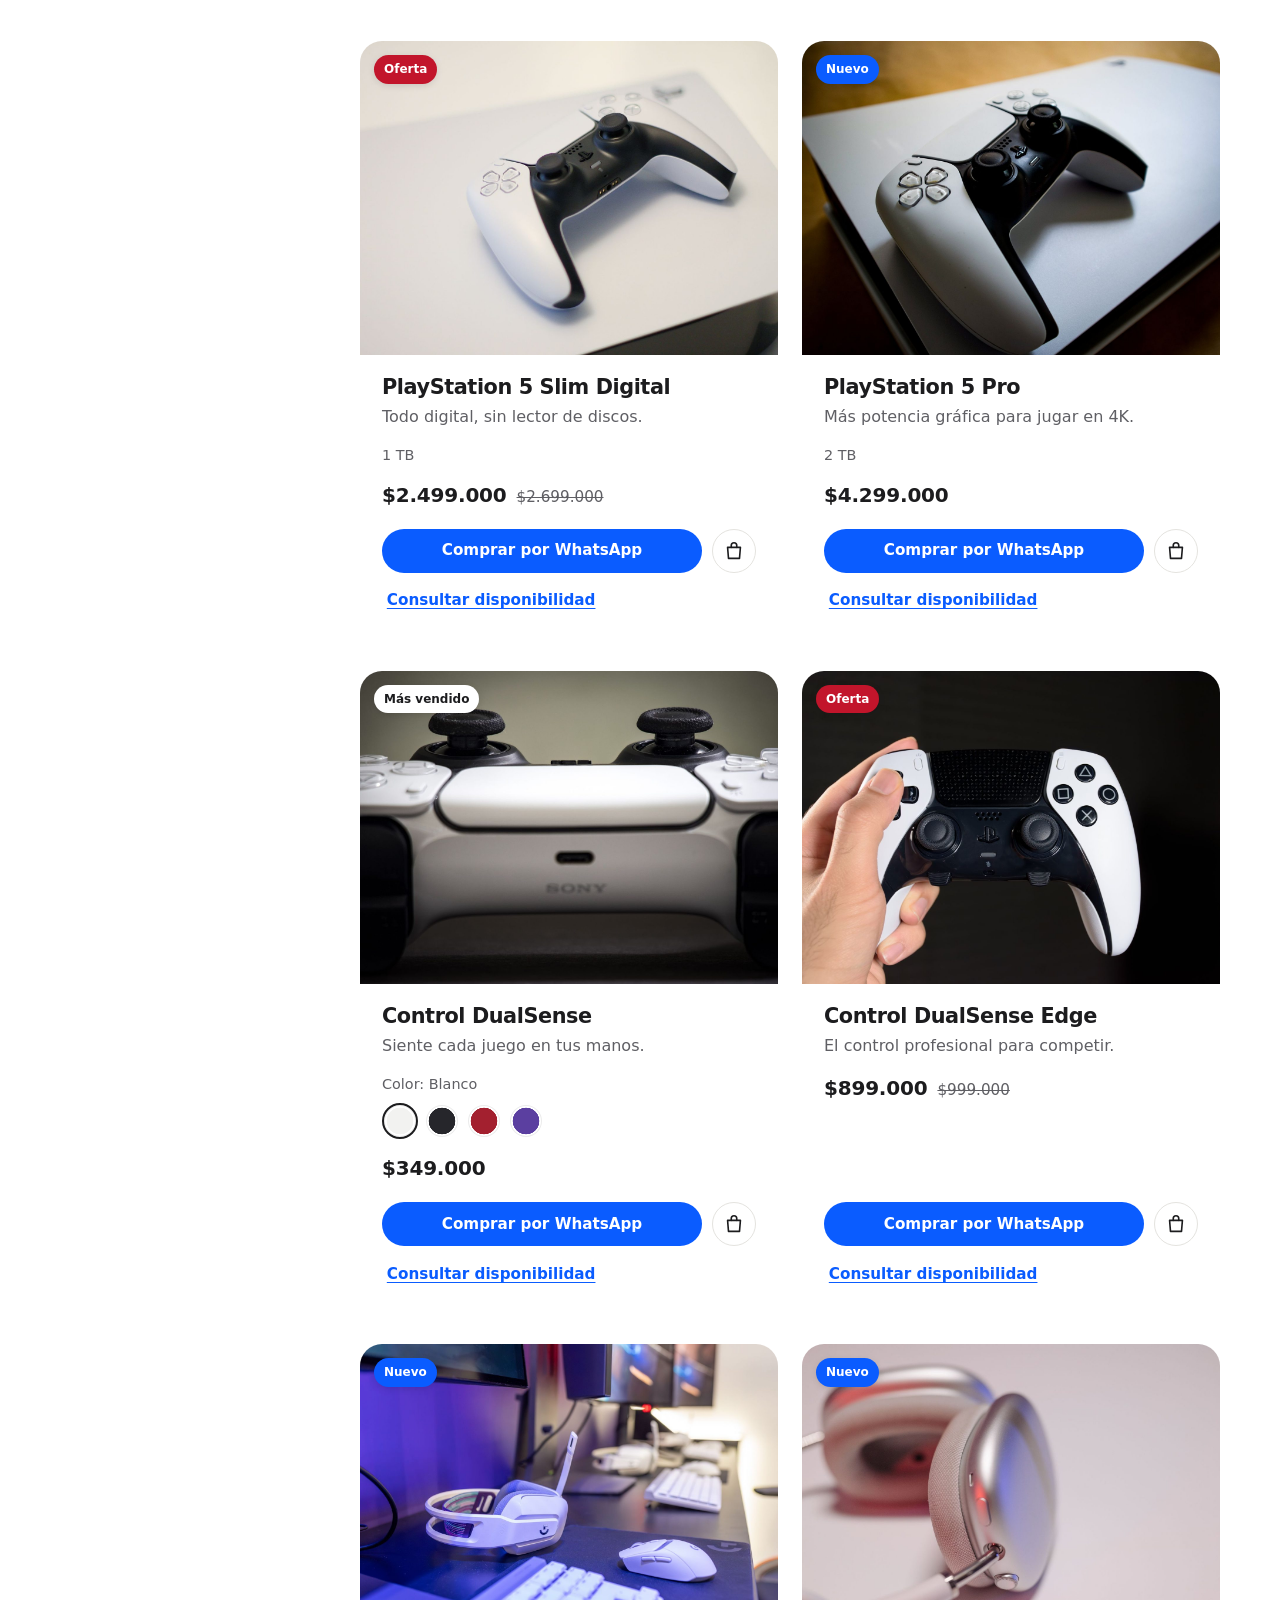
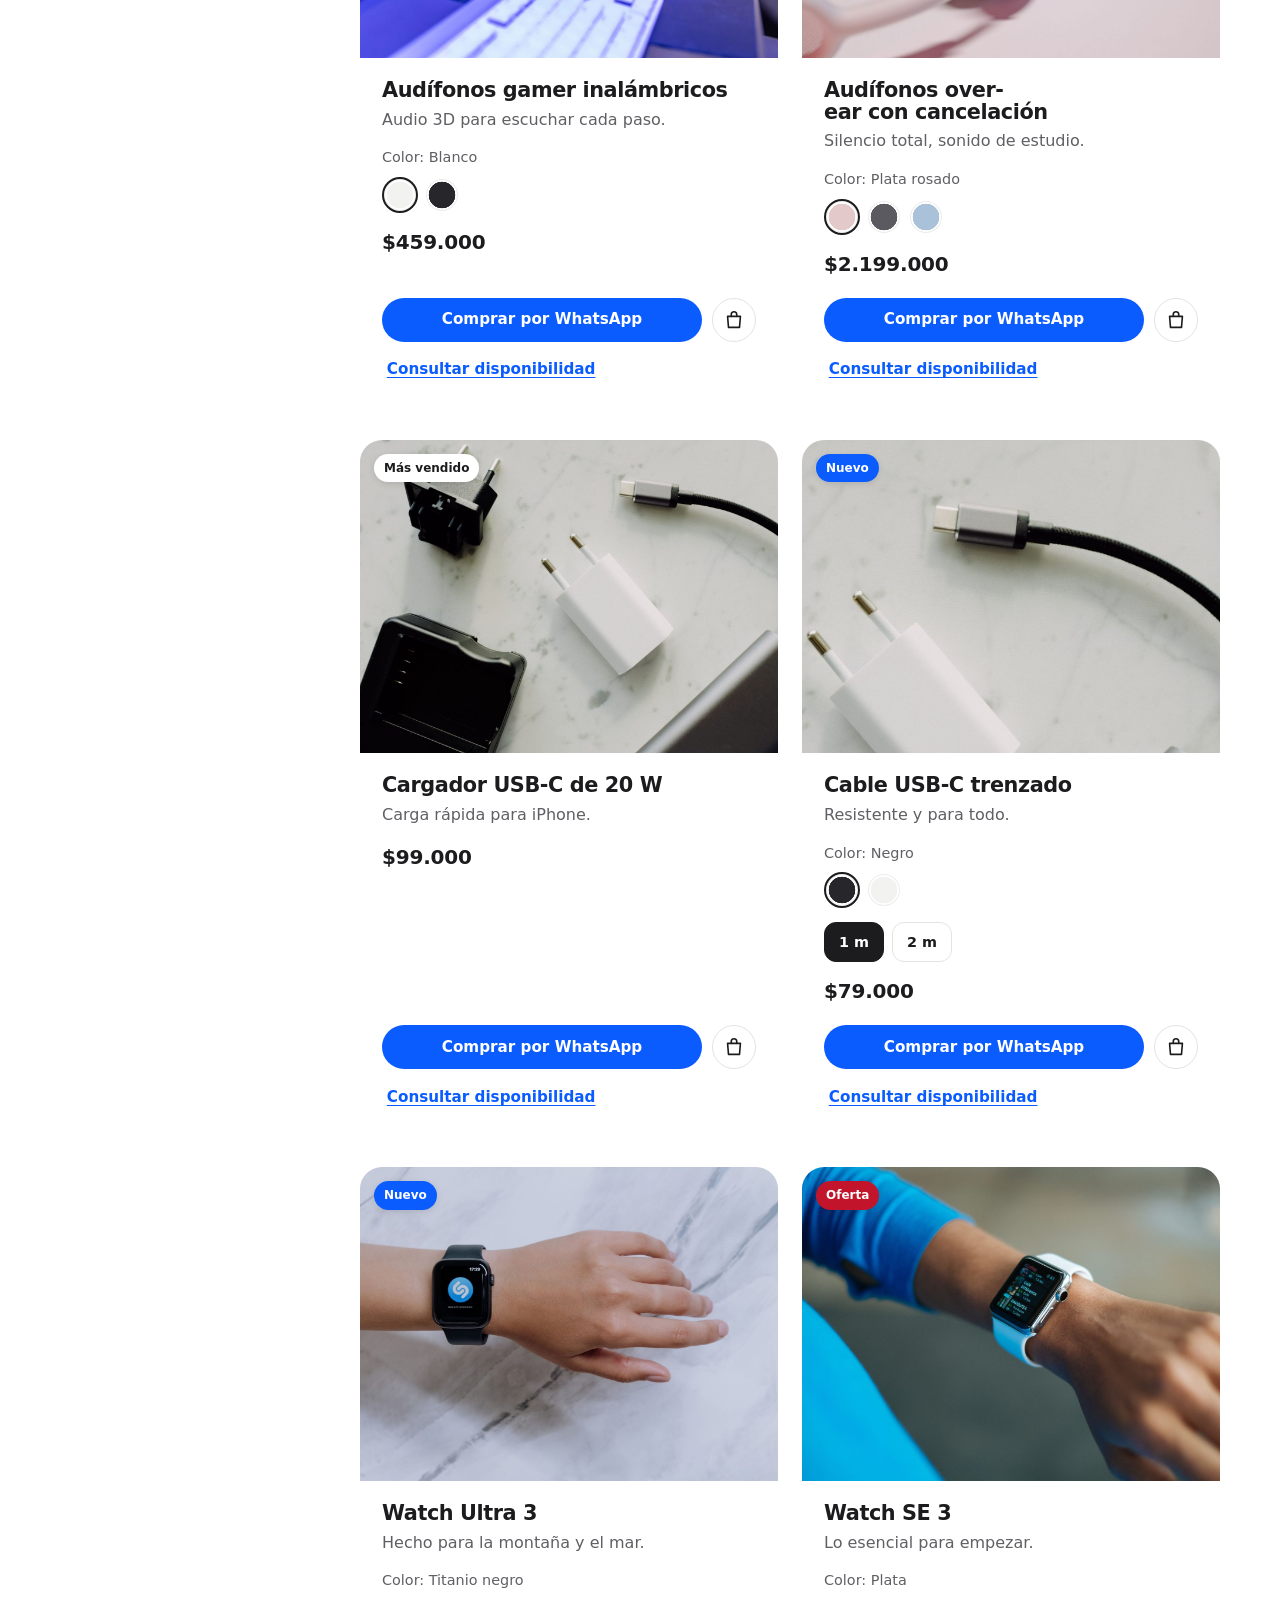
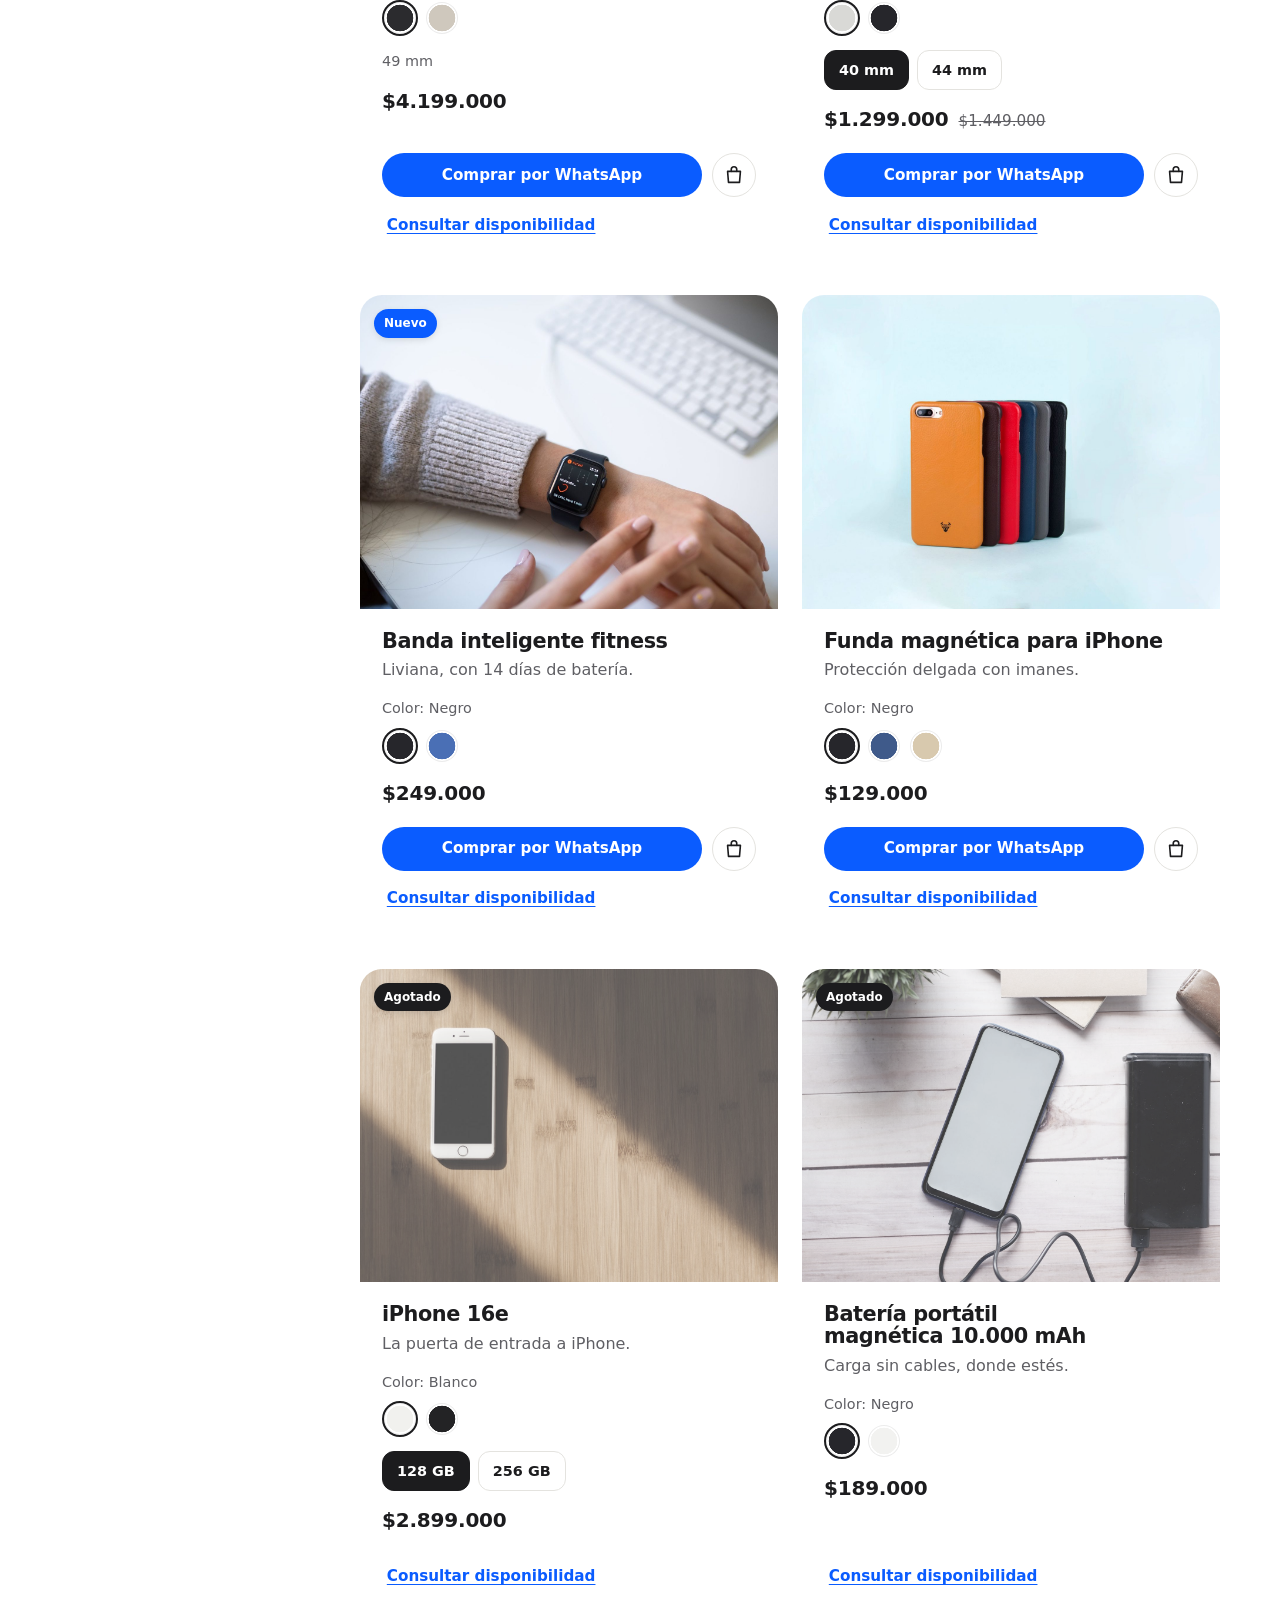
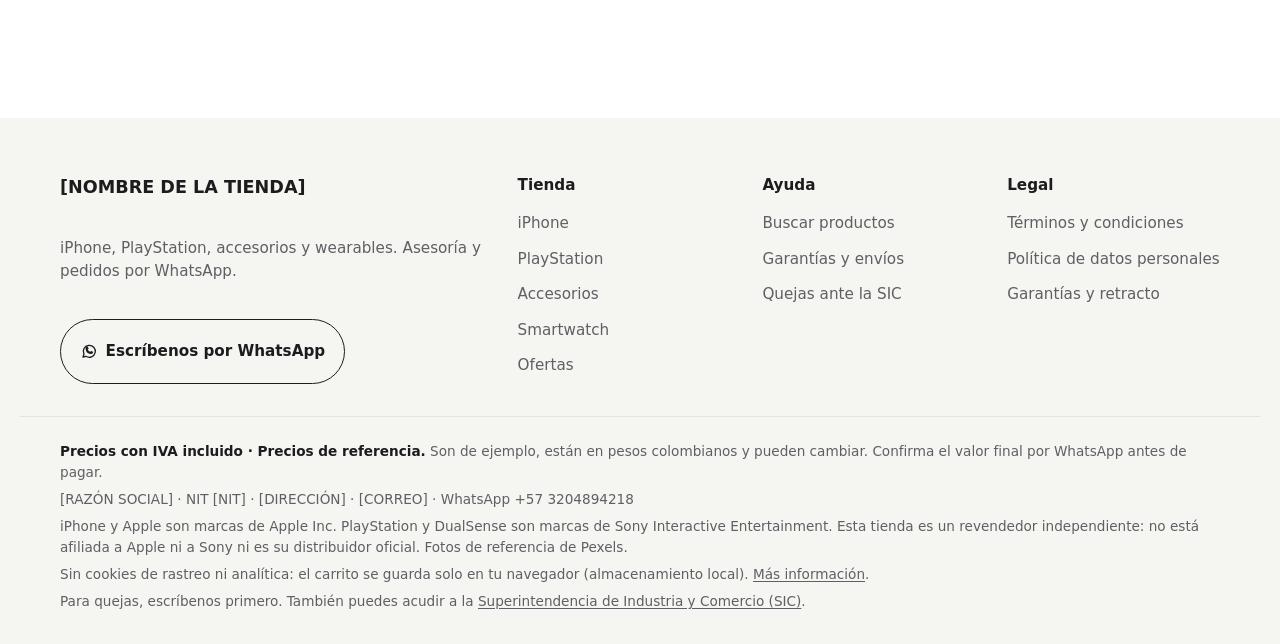
<file: tienda/catalogo.html>
<!doctype html>
<html lang="es-CO">
<head>
  <meta charset="utf-8">
  <meta name="viewport" content="width=device-width, initial-scale=1">
  <meta name="robots" content="noindex, nofollow">
  <title>Catálogo: buscar iPhone, PlayStation y accesorios</title>
  <meta name="description" content="Busca y filtra por categoría, precio y disponibilidad.">
  <meta name="theme-color" content="#ffffff">
  <link rel="icon" href="data:image/svg+xml,%3Csvg xmlns=%22http://www.w3.org/2000/svg%22 viewBox=%220 0 32 32%22%3E%3Crect width=%2232%22 height=%2232%22 rx=%229%22 fill=%22%230a5cff%22/%3E%3C/svg%3E">
  <link rel="stylesheet" href="css/estilos.css">
</head>
<body>
  <a class="saltar" href="#contenido">Saltar al contenido</a>
  <main id="contenido" class="contenedor">
    <div class="pagina-cabeza">
      <h1 class="pagina-titulo">Catálogo</h1>
    </div>

    <div class="catalogo">
      <form class="filtros" id="filtros" role="search" aria-label="Filtros del catálogo" onsubmit="return false">
        <div>
          <label class="campo__etiqueta" for="q" style="display:block">Buscar</label>
          <div class="buscador">
            <svg viewBox="0 0 24 24" aria-hidden="true"><circle cx="11" cy="11" r="6.5"/><path d="m16 16 4 4"/></svg>
            <input id="q" name="q" type="search" placeholder="Ej.: iPhone 17, DualSense, cargador" autocomplete="off">
          </div>
        </div>

        <fieldset>
          <legend>Categoría</legend>
          <label class="opcion"><input type="radio" name="cat" value="" checked> Todas</label>
          <label class="opcion"><input type="radio" name="cat" value="iphone"> iPhone</label>
          <label class="opcion"><input type="radio" name="cat" value="playstation"> PlayStation</label>
          <label class="opcion"><input type="radio" name="cat" value="accesorios"> Accesorios</label>
          <label class="opcion"><input type="radio" name="cat" value="smartwatch"> Smartwatch</label>
        </fieldset>

        <div class="rango">
          <label class="campo__etiqueta" for="max">Precio máximo</label>
          <input id="max" name="max" type="range" min="0" max="9000000" step="100000" value="9000000" aria-describedby="max-valor">
          <output id="max-valor" for="max">Sin límite</output>
        </div>

        <fieldset>
          <legend>Disponibilidad</legend>
          <label class="opcion"><input type="checkbox" name="disp"> Solo disponibles</label>
          <label class="opcion"><input type="checkbox" name="oferta"> Solo ofertas</label>
        </fieldset>

        <button class="btn btn--secundario" type="button" data-limpiar>Limpiar filtros</button>
      </form>

      <section aria-labelledby="res-titulo">
        <h2 class="sr" id="res-titulo">Resultados</h2>
        <div class="resultados__barra">
          <p class="resultados__conteo" aria-live="polite" data-conteo></p>
          <div style="display:flex;gap:10px;flex-wrap:wrap">
            <button class="btn btn--secundario btn-filtros" type="button" aria-expanded="false" aria-controls="filtros">Filtros</button>
            <label class="sr" for="orden">Ordenar por</label>
            <select class="selecta" id="orden">
              <option value="relevancia">Destacados primero</option>
              <option value="menor">Precio: menor a mayor</option>
              <option value="mayor">Precio: mayor a menor</option>
              <option value="nombre">Nombre A-Z</option>
            </select>
          </div>
        </div>
        <div class="rejilla" data-resultados></div>
      </section>
    </div>
  </main>

  <script src="productos.js"></script>
  <script src="js/tienda.js"></script>
  <script src="js/catalogo.js"></script>
</body>
</html>
</file>
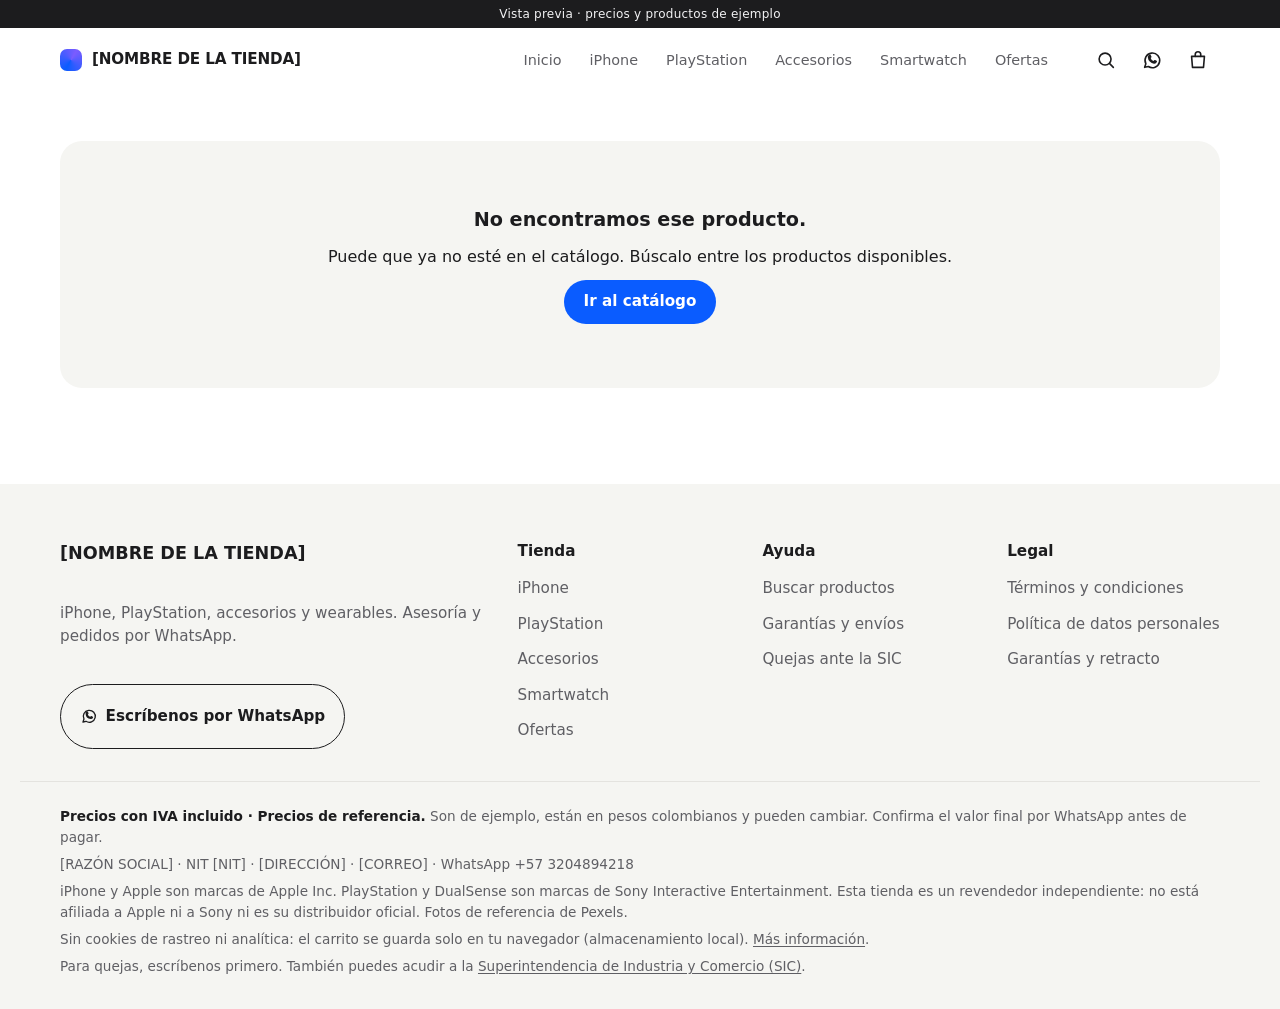
<file: tienda/producto.html>
<!doctype html>
<html lang="es-CO">
<head>
  <meta charset="utf-8">
  <meta name="viewport" content="width=device-width, initial-scale=1">
  <meta name="robots" content="noindex, nofollow">
  <title>Producto</title>
  <meta name="description" content="Elige color y capacidad, agrégalo al carrito o cómpralo por WhatsApp.">
  <meta name="theme-color" content="#ffffff">
  <link rel="icon" href="data:image/svg+xml,%3Csvg xmlns=%22http://www.w3.org/2000/svg%22 viewBox=%220 0 32 32%22%3E%3Crect width=%2232%22 height=%2232%22 rx=%229%22 fill=%22%230a5cff%22/%3E%3C/svg%3E">
  <link rel="stylesheet" href="css/estilos.css">
</head>
<body>
  <a class="saltar" href="#contenido">Saltar al contenido</a>
  <main id="contenido" class="contenedor" data-ficha>
    <p style="padding:64px 0;color:var(--grafito)">Cargando producto…</p>
  </main>
  <section class="seccion seccion--papel" aria-labelledby="rel-titulo" data-relacionados hidden>
    <div class="contenedor">
      <div class="seccion__cabeza"><h2 class="seccion__titulo" id="rel-titulo" style="font-size:clamp(1.8rem,3.5vw,2.6rem)">También te puede interesar</h2></div>
      <div class="rejilla rejilla--carril" data-lista-rel></div>
    </div>
  </section>

  <script src="productos.js"></script>
  <script src="js/tienda.js"></script>
  <script src="js/producto.js"></script>
</body>
</html>
</file>
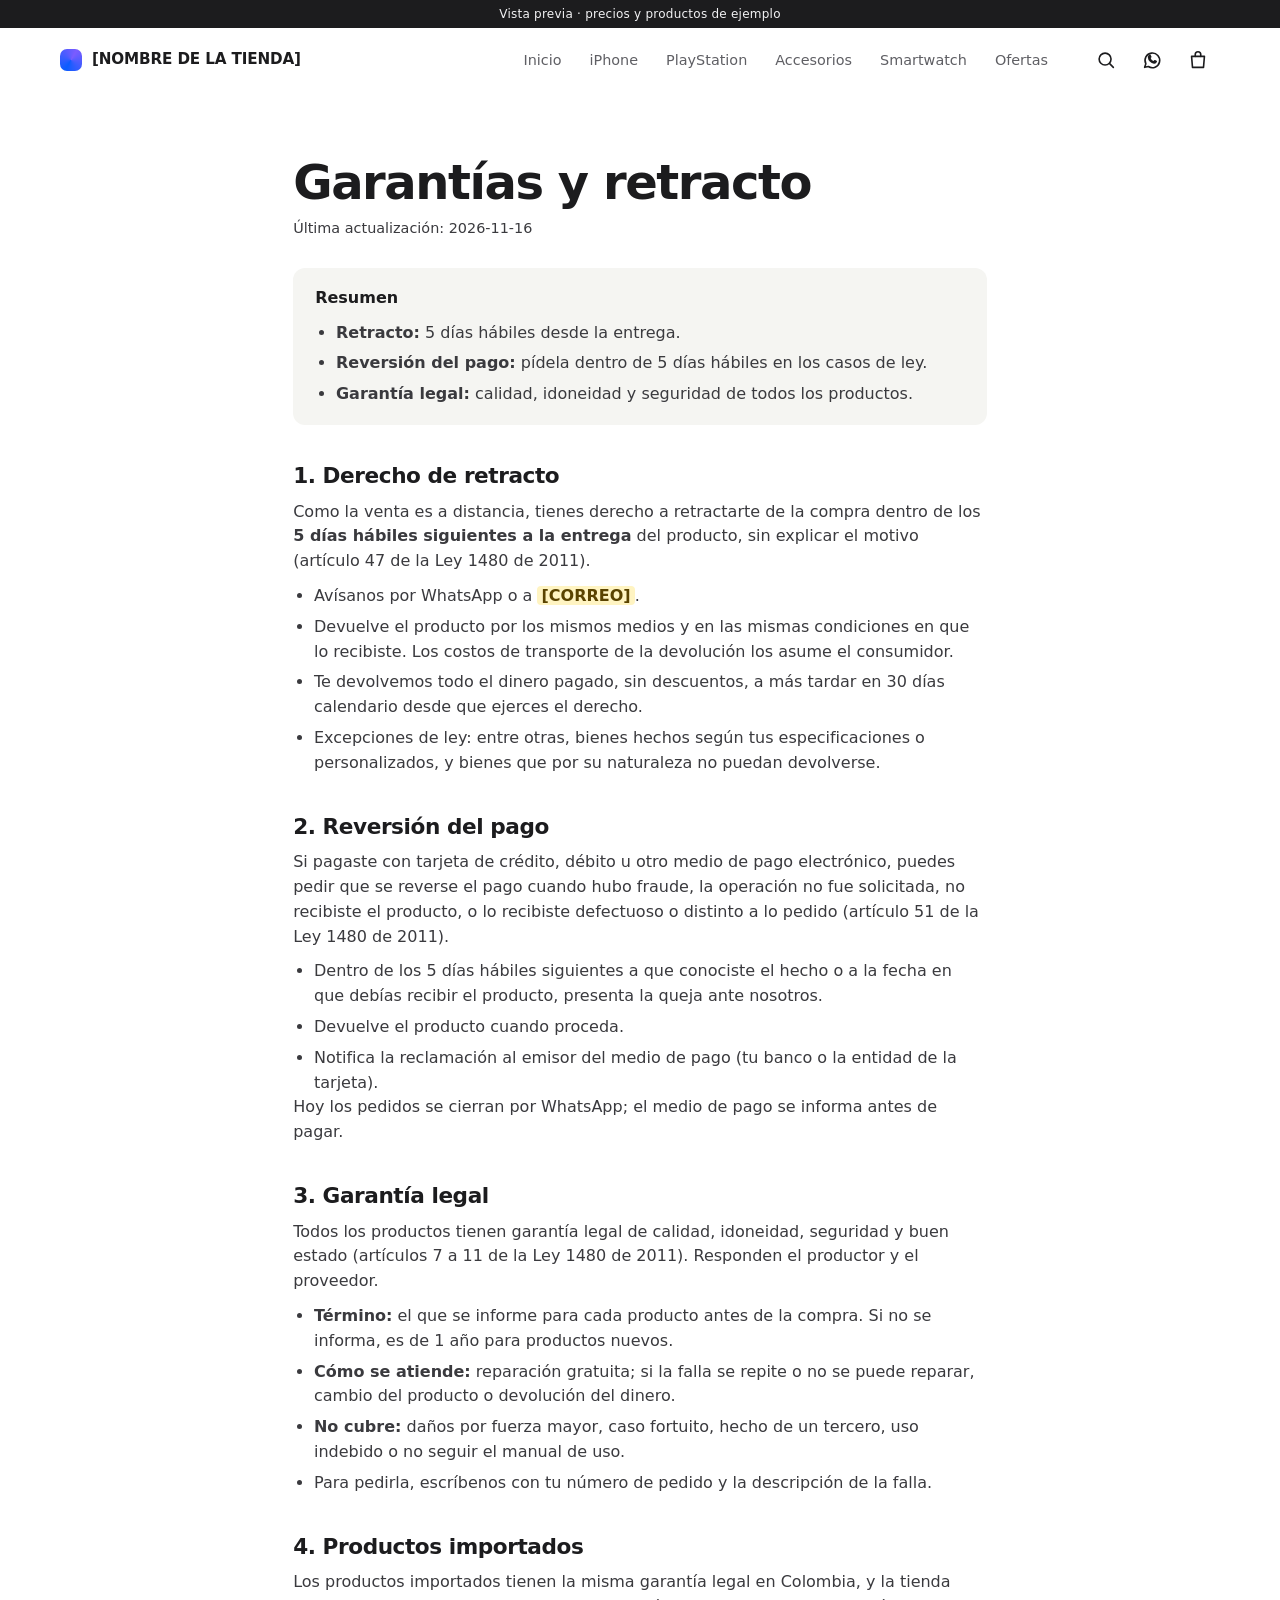
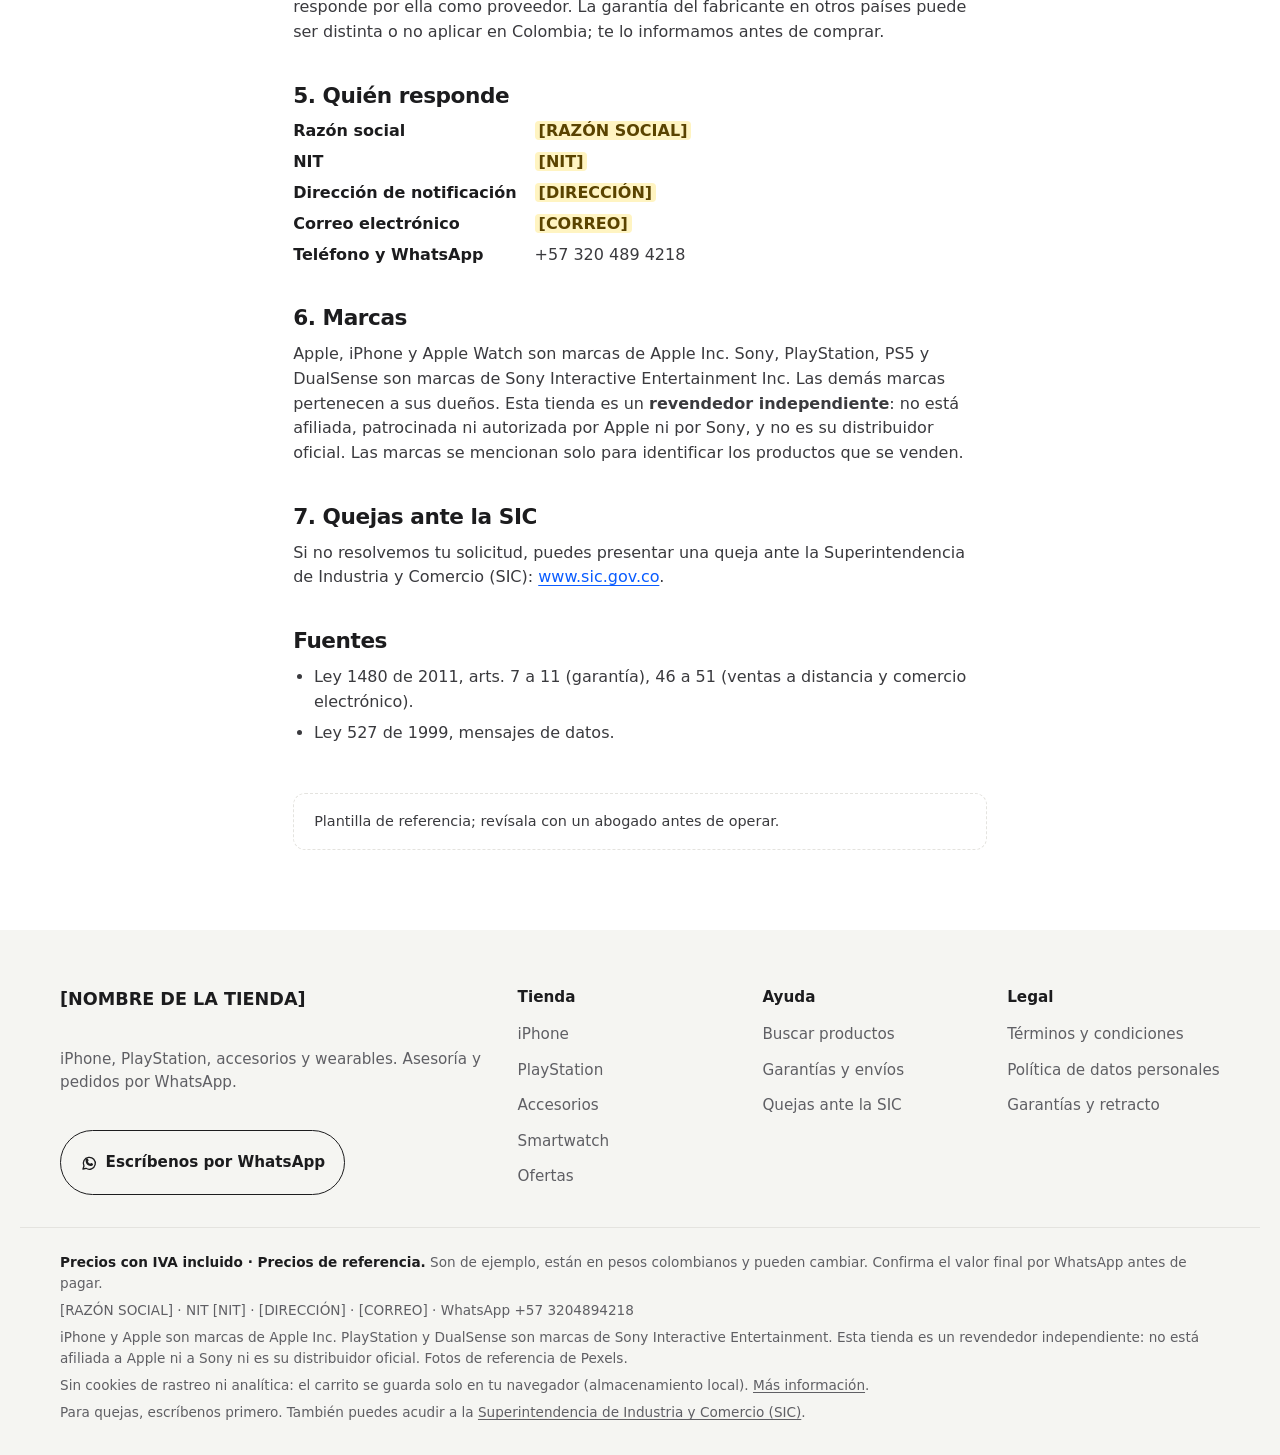
<file: tienda/legal/garantias-y-retracto.html>
<!doctype html>
<html lang="es-CO">
<head>
  <meta charset="utf-8">
  <meta name="viewport" content="width=device-width, initial-scale=1">
  <meta name="robots" content="noindex, nofollow">
  <title>Garantías y retracto</title>
  <meta name="description" content="Derecho de retracto de 5 días hábiles, reversión del pago y garantía legal según la Ley 1480 de 2011.">
  <meta name="theme-color" content="#ffffff">
  <link rel="icon" href="data:image/svg+xml,%3Csvg xmlns=%22http://www.w3.org/2000/svg%22 viewBox=%220 0 32 32%22%3E%3Crect width=%2232%22 height=%2232%22 rx=%229%22 fill=%22%230a5cff%22/%3E%3C/svg%3E">
  <link rel="stylesheet" href="../css/estilos.css">
</head>
<body class="legal">
  <a class="saltar" href="#contenido">Saltar al contenido</a>
  <main id="contenido" class="contenedor doc">
    <h1>Garantías y retracto</h1>
    <p class="doc__fecha">Última actualización: 2026-11-16</p>

    <div class="doc__indice"><p>Resumen</p>
      <ul>
        <li><strong>Retracto:</strong> 5 días hábiles desde la entrega.</li>
        <li><strong>Reversión del pago:</strong> pídela dentro de 5 días hábiles en los casos de ley.</li>
        <li><strong>Garantía legal:</strong> calidad, idoneidad y seguridad de todos los productos.</li>
      </ul>
    </div>

    <h2>1. Derecho de retracto</h2>
    <p>Como la venta es a distancia, tienes derecho a retractarte de la compra dentro de los <strong>5 días hábiles siguientes a la entrega</strong> del producto, sin explicar el motivo (artículo 47 de la Ley 1480 de 2011).</p>
    <ul>
      <li>Avísanos por WhatsApp o a <span class="marcador">[CORREO]</span>.</li>
      <li>Devuelve el producto por los mismos medios y en las mismas condiciones en que lo recibiste. Los costos de transporte de la devolución los asume el consumidor.</li>
      <li>Te devolvemos todo el dinero pagado, sin descuentos, a más tardar en 30 días calendario desde que ejerces el derecho.</li>
      <li>Excepciones de ley: entre otras, bienes hechos según tus especificaciones o personalizados, y bienes que por su naturaleza no puedan devolverse.</li>
    </ul>

    <h2>2. Reversión del pago</h2>
    <p>Si pagaste con tarjeta de crédito, débito u otro medio de pago electrónico, puedes pedir que se reverse el pago cuando hubo fraude, la operación no fue solicitada, no recibiste el producto, o lo recibiste defectuoso o distinto a lo pedido (artículo 51 de la Ley 1480 de 2011).</p>
    <ul>
      <li>Dentro de los 5 días hábiles siguientes a que conociste el hecho o a la fecha en que debías recibir el producto, presenta la queja ante nosotros.</li>
      <li>Devuelve el producto cuando proceda.</li>
      <li>Notifica la reclamación al emisor del medio de pago (tu banco o la entidad de la tarjeta).</li>
    </ul>
    <p>Hoy los pedidos se cierran por WhatsApp; el medio de pago se informa antes de pagar.</p>

    <h2>3. Garantía legal</h2>
    <p>Todos los productos tienen garantía legal de calidad, idoneidad, seguridad y buen estado (artículos 7 a 11 de la Ley 1480 de 2011). Responden el productor y el proveedor.</p>
    <ul>
      <li><strong>Término:</strong> el que se informe para cada producto antes de la compra. Si no se informa, es de 1 año para productos nuevos.</li>
      <li><strong>Cómo se atiende:</strong> reparación gratuita; si la falla se repite o no se puede reparar, cambio del producto o devolución del dinero.</li>
      <li><strong>No cubre:</strong> daños por fuerza mayor, caso fortuito, hecho de un tercero, uso indebido o no seguir el manual de uso.</li>
      <li>Para pedirla, escríbenos con tu número de pedido y la descripción de la falla.</li>
    </ul>

    <h2>4. Productos importados</h2>
    <p>Los productos importados tienen la misma garantía legal en Colombia, y la tienda responde por ella como proveedor. La garantía del fabricante en otros países puede ser distinta o no aplicar en Colombia; te lo informamos antes de comprar.</p>

    <h2>5. Quién responde</h2>
    <dl class="doc__datos">
  <dt>Razón social</dt><dd><span class="marcador">[RAZÓN SOCIAL]</span></dd>
  <dt>NIT</dt><dd><span class="marcador">[NIT]</span></dd>
  <dt>Dirección de notificación</dt><dd><span class="marcador">[DIRECCIÓN]</span></dd>
  <dt>Correo electrónico</dt><dd><span class="marcador">[CORREO]</span></dd>
  <dt>Teléfono y WhatsApp</dt><dd>+57 320 489 4218</dd>
</dl>

    <h2>6. Marcas</h2>
    <p>Apple, iPhone y Apple Watch son marcas de Apple Inc. Sony, PlayStation, PS5 y DualSense son marcas de Sony Interactive Entertainment Inc. Las demás marcas pertenecen a sus dueños. Esta tienda es un <strong>revendedor independiente</strong>: no está afiliada, patrocinada ni autorizada por Apple ni por Sony, y no es su distribuidor oficial. Las marcas se mencionan solo para identificar los productos que se venden.</p>

    <h2>7. Quejas ante la SIC</h2>
    <p>Si no resolvemos tu solicitud, puedes presentar una queja ante la Superintendencia de Industria y Comercio (SIC): <a href="https://www.sic.gov.co" target="_blank" rel="noopener">www.sic.gov.co</a>.</p>

    <h2>Fuentes</h2>
    <ul>
      <li>Ley 1480 de 2011, arts. 7 a 11 (garantía), 46 a 51 (ventas a distancia y comercio electrónico).</li>
      <li>Ley 527 de 1999, mensajes de datos.</li>
    </ul>

    <p class="doc__aviso">Plantilla de referencia; revísala con un abogado antes de operar.</p>
  </main>
  <script src="../js/tienda.js"></script>
</body>
</html>
</file>
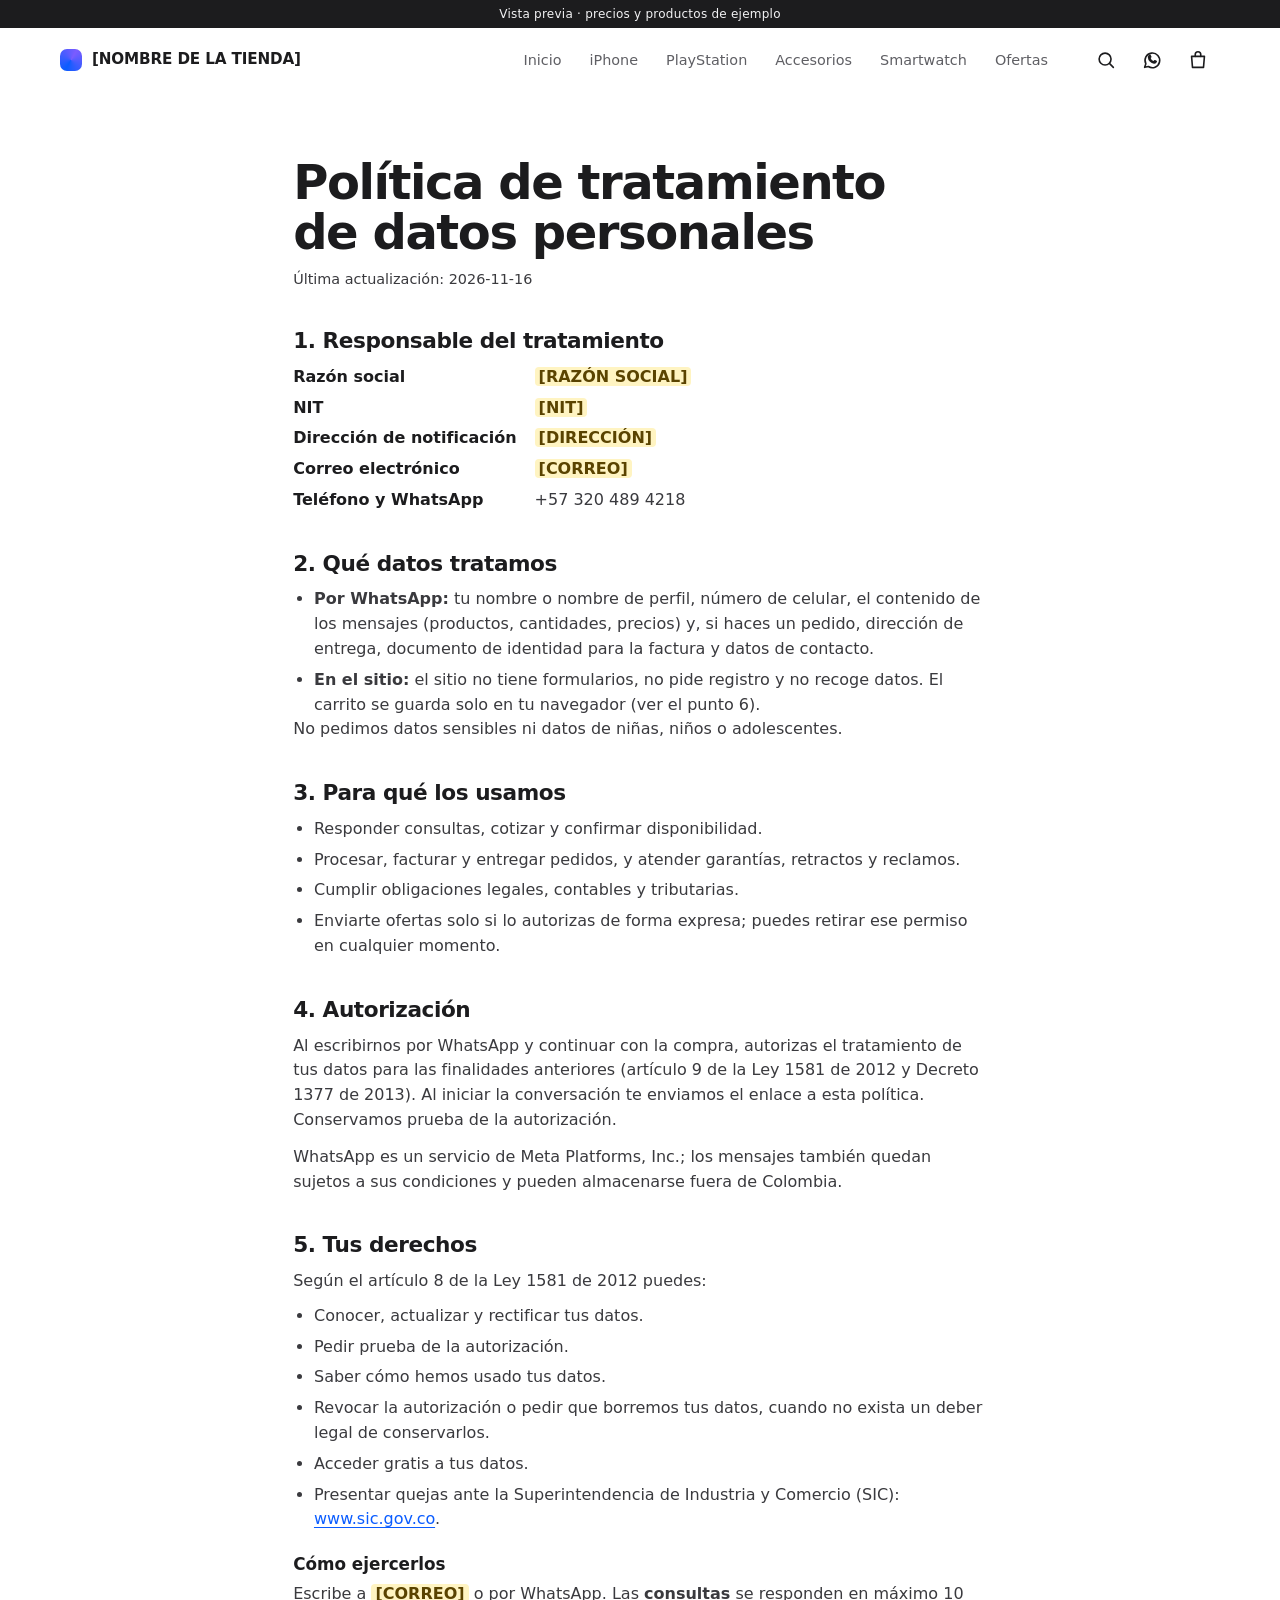
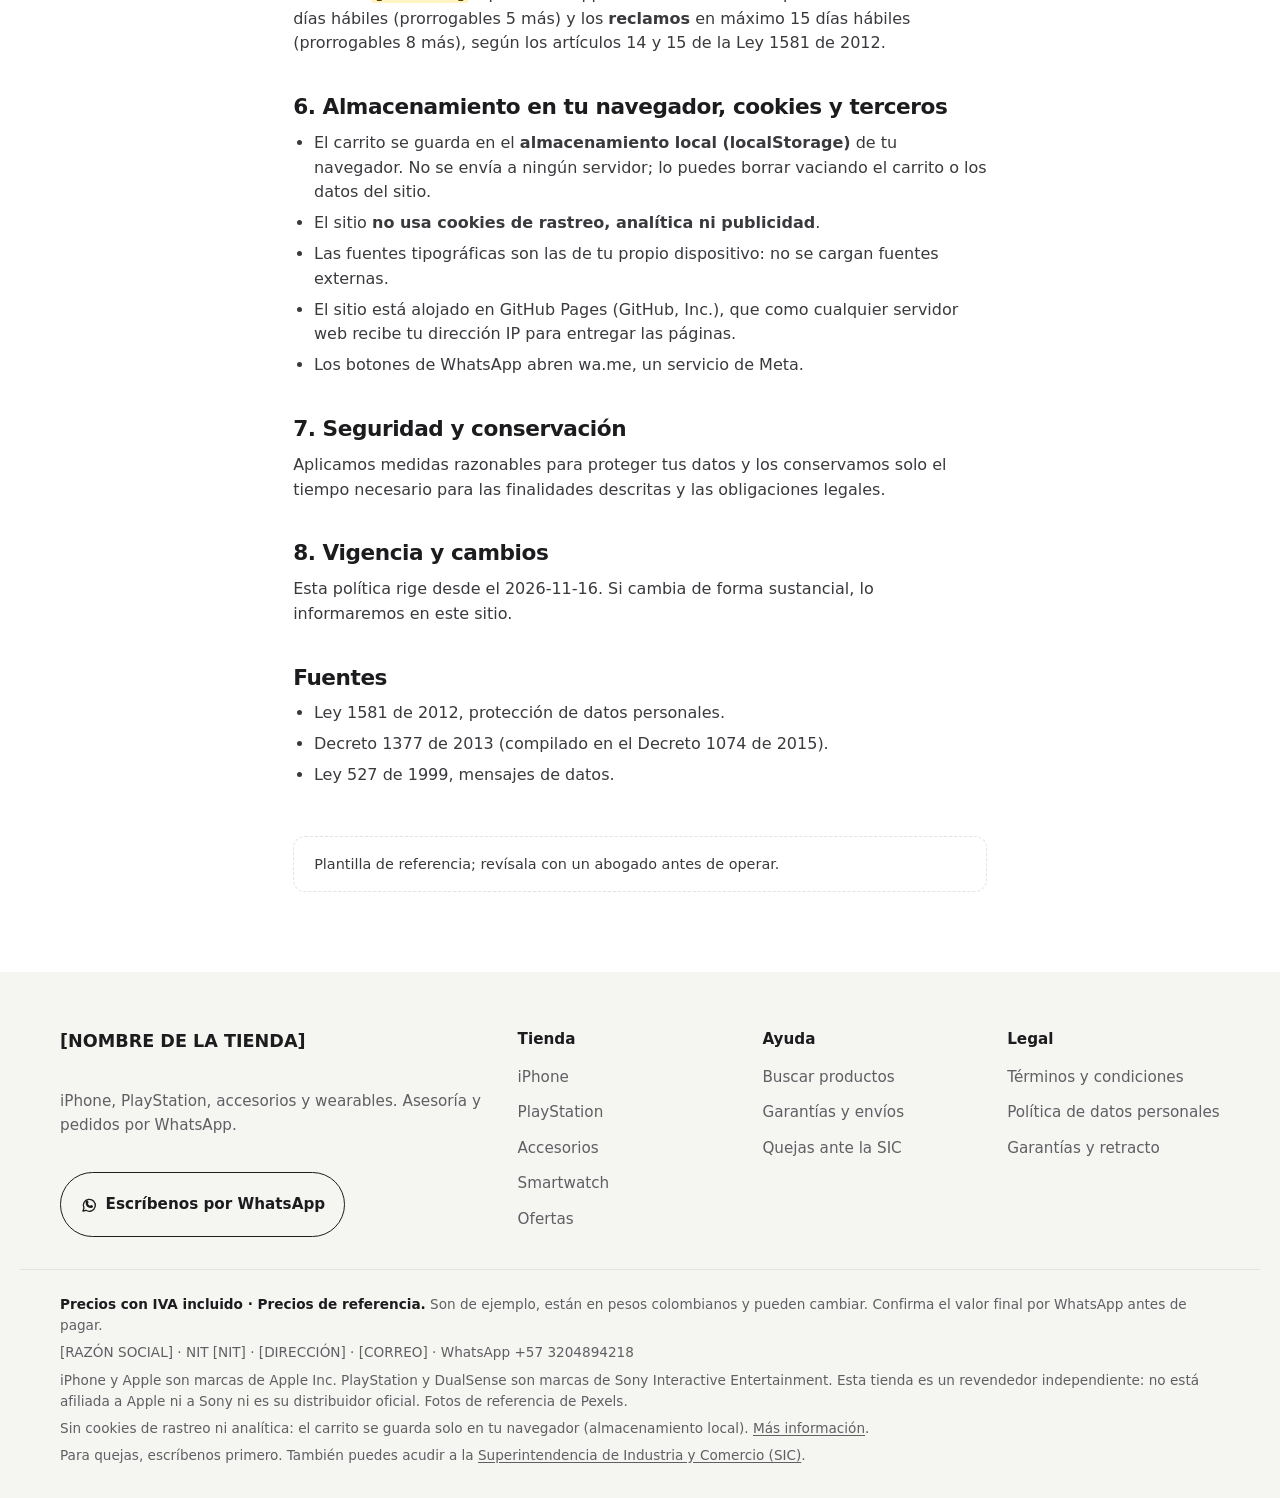
<file: tienda/legal/privacidad.html>
<!doctype html>
<html lang="es-CO">
<head>
  <meta charset="utf-8">
  <meta name="viewport" content="width=device-width, initial-scale=1">
  <meta name="robots" content="noindex, nofollow">
  <title>Política de tratamiento de datos personales</title>
  <meta name="description" content="Cómo tratamos tus datos personales, incluidos los que llegan por WhatsApp, según la Ley 1581 de 2012.">
  <meta name="theme-color" content="#ffffff">
  <link rel="icon" href="data:image/svg+xml,%3Csvg xmlns=%22http://www.w3.org/2000/svg%22 viewBox=%220 0 32 32%22%3E%3Crect width=%2232%22 height=%2232%22 rx=%229%22 fill=%22%230a5cff%22/%3E%3C/svg%3E">
  <link rel="stylesheet" href="../css/estilos.css">
</head>
<body class="legal">
  <a class="saltar" href="#contenido">Saltar al contenido</a>
  <main id="contenido" class="contenedor doc">
    <h1>Política de tratamiento de datos personales</h1>
    <p class="doc__fecha">Última actualización: 2026-11-16</p>

    <h2>1. Responsable del tratamiento</h2>
    <dl class="doc__datos">
  <dt>Razón social</dt><dd><span class="marcador">[RAZÓN SOCIAL]</span></dd>
  <dt>NIT</dt><dd><span class="marcador">[NIT]</span></dd>
  <dt>Dirección de notificación</dt><dd><span class="marcador">[DIRECCIÓN]</span></dd>
  <dt>Correo electrónico</dt><dd><span class="marcador">[CORREO]</span></dd>
  <dt>Teléfono y WhatsApp</dt><dd>+57 320 489 4218</dd>
</dl>

    <h2>2. Qué datos tratamos</h2>
    <ul>
      <li><strong>Por WhatsApp:</strong> tu nombre o nombre de perfil, número de celular, el contenido de los mensajes (productos, cantidades, precios) y, si haces un pedido, dirección de entrega, documento de identidad para la factura y datos de contacto.</li>
      <li><strong>En el sitio:</strong> el sitio no tiene formularios, no pide registro y no recoge datos. El carrito se guarda solo en tu navegador (ver el punto 6).</li>
    </ul>
    <p>No pedimos datos sensibles ni datos de niñas, niños o adolescentes.</p>

    <h2>3. Para qué los usamos</h2>
    <ul>
      <li>Responder consultas, cotizar y confirmar disponibilidad.</li>
      <li>Procesar, facturar y entregar pedidos, y atender garantías, retractos y reclamos.</li>
      <li>Cumplir obligaciones legales, contables y tributarias.</li>
      <li>Enviarte ofertas solo si lo autorizas de forma expresa; puedes retirar ese permiso en cualquier momento.</li>
    </ul>

    <h2>4. Autorización</h2>
    <p>Al escribirnos por WhatsApp y continuar con la compra, autorizas el tratamiento de tus datos para las finalidades anteriores (artículo 9 de la Ley 1581 de 2012 y Decreto 1377 de 2013). Al iniciar la conversación te enviamos el enlace a esta política. Conservamos prueba de la autorización.</p>
    <p>WhatsApp es un servicio de Meta Platforms, Inc.; los mensajes también quedan sujetos a sus condiciones y pueden almacenarse fuera de Colombia.</p>

    <h2>5. Tus derechos</h2>
    <p>Según el artículo 8 de la Ley 1581 de 2012 puedes:</p>
    <ul>
      <li>Conocer, actualizar y rectificar tus datos.</li>
      <li>Pedir prueba de la autorización.</li>
      <li>Saber cómo hemos usado tus datos.</li>
      <li>Revocar la autorización o pedir que borremos tus datos, cuando no exista un deber legal de conservarlos.</li>
      <li>Acceder gratis a tus datos.</li>
      <li>Presentar quejas ante la Superintendencia de Industria y Comercio (SIC): <a href="https://www.sic.gov.co" target="_blank" rel="noopener">www.sic.gov.co</a>.</li>
    </ul>

    <h3>Cómo ejercerlos</h3>
    <p>Escribe a <span class="marcador">[CORREO]</span> o por WhatsApp. Las <strong>consultas</strong> se responden en máximo 10 días hábiles (prorrogables 5 más) y los <strong>reclamos</strong> en máximo 15 días hábiles (prorrogables 8 más), según los artículos 14 y 15 de la Ley 1581 de 2012.</p>

    <h2 id="almacenamiento">6. Almacenamiento en tu navegador, cookies y terceros</h2>
    <ul>
      <li>El carrito se guarda en el <strong>almacenamiento local (localStorage)</strong> de tu navegador. No se envía a ningún servidor; lo puedes borrar vaciando el carrito o los datos del sitio.</li>
      <li>El sitio <strong>no usa cookies de rastreo, analítica ni publicidad</strong>.</li>
      <li>Las fuentes tipográficas son las de tu propio dispositivo: no se cargan fuentes externas.</li>
      <li>El sitio está alojado en GitHub Pages (GitHub, Inc.), que como cualquier servidor web recibe tu dirección IP para entregar las páginas.</li>
      <li>Los botones de WhatsApp abren wa.me, un servicio de Meta.</li>
    </ul>

    <h2>7. Seguridad y conservación</h2>
    <p>Aplicamos medidas razonables para proteger tus datos y los conservamos solo el tiempo necesario para las finalidades descritas y las obligaciones legales.</p>

    <h2>8. Vigencia y cambios</h2>
    <p>Esta política rige desde el 2026-11-16. Si cambia de forma sustancial, lo informaremos en este sitio.</p>

    <h2>Fuentes</h2>
    <ul>
      <li>Ley 1581 de 2012, protección de datos personales.</li>
      <li>Decreto 1377 de 2013 (compilado en el Decreto 1074 de 2015).</li>
      <li>Ley 527 de 1999, mensajes de datos.</li>
    </ul>

    <p class="doc__aviso">Plantilla de referencia; revísala con un abogado antes de operar.</p>
  </main>
  <script src="../js/tienda.js"></script>
</body>
</html>
</file>
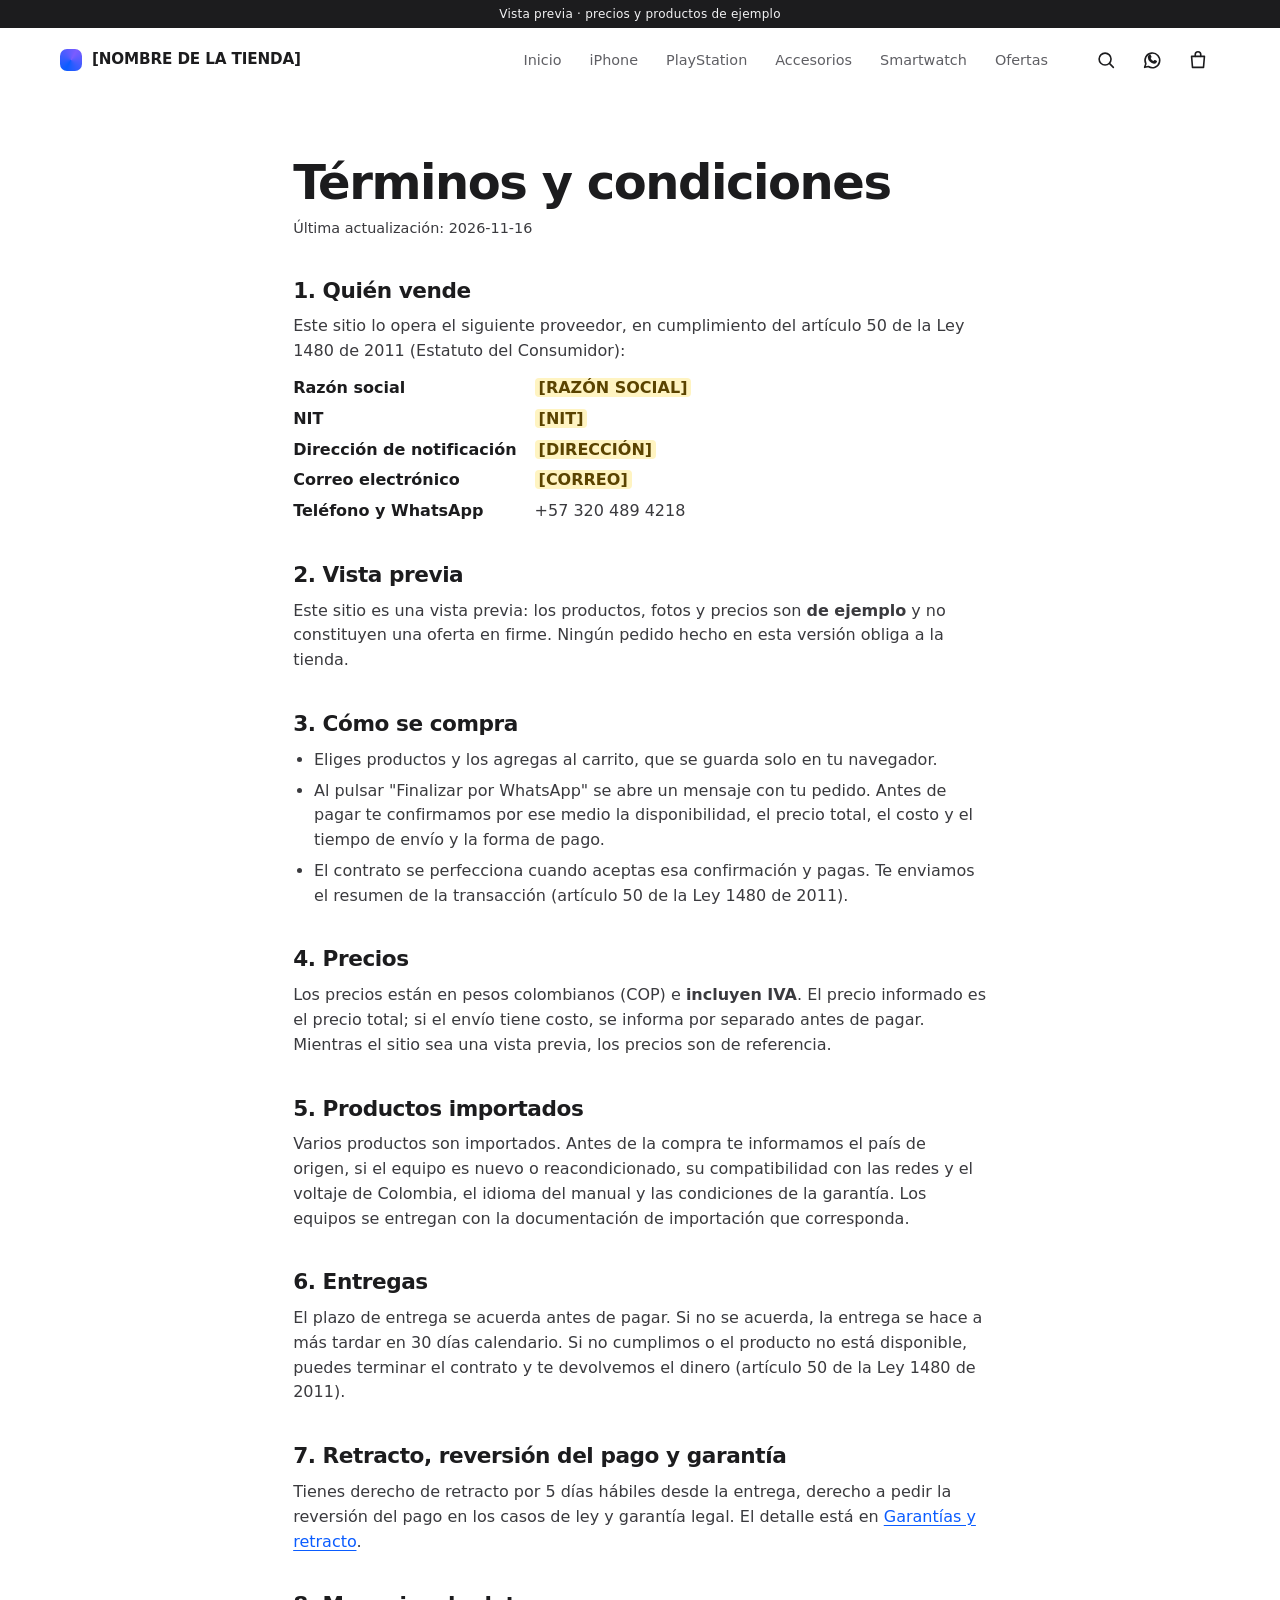
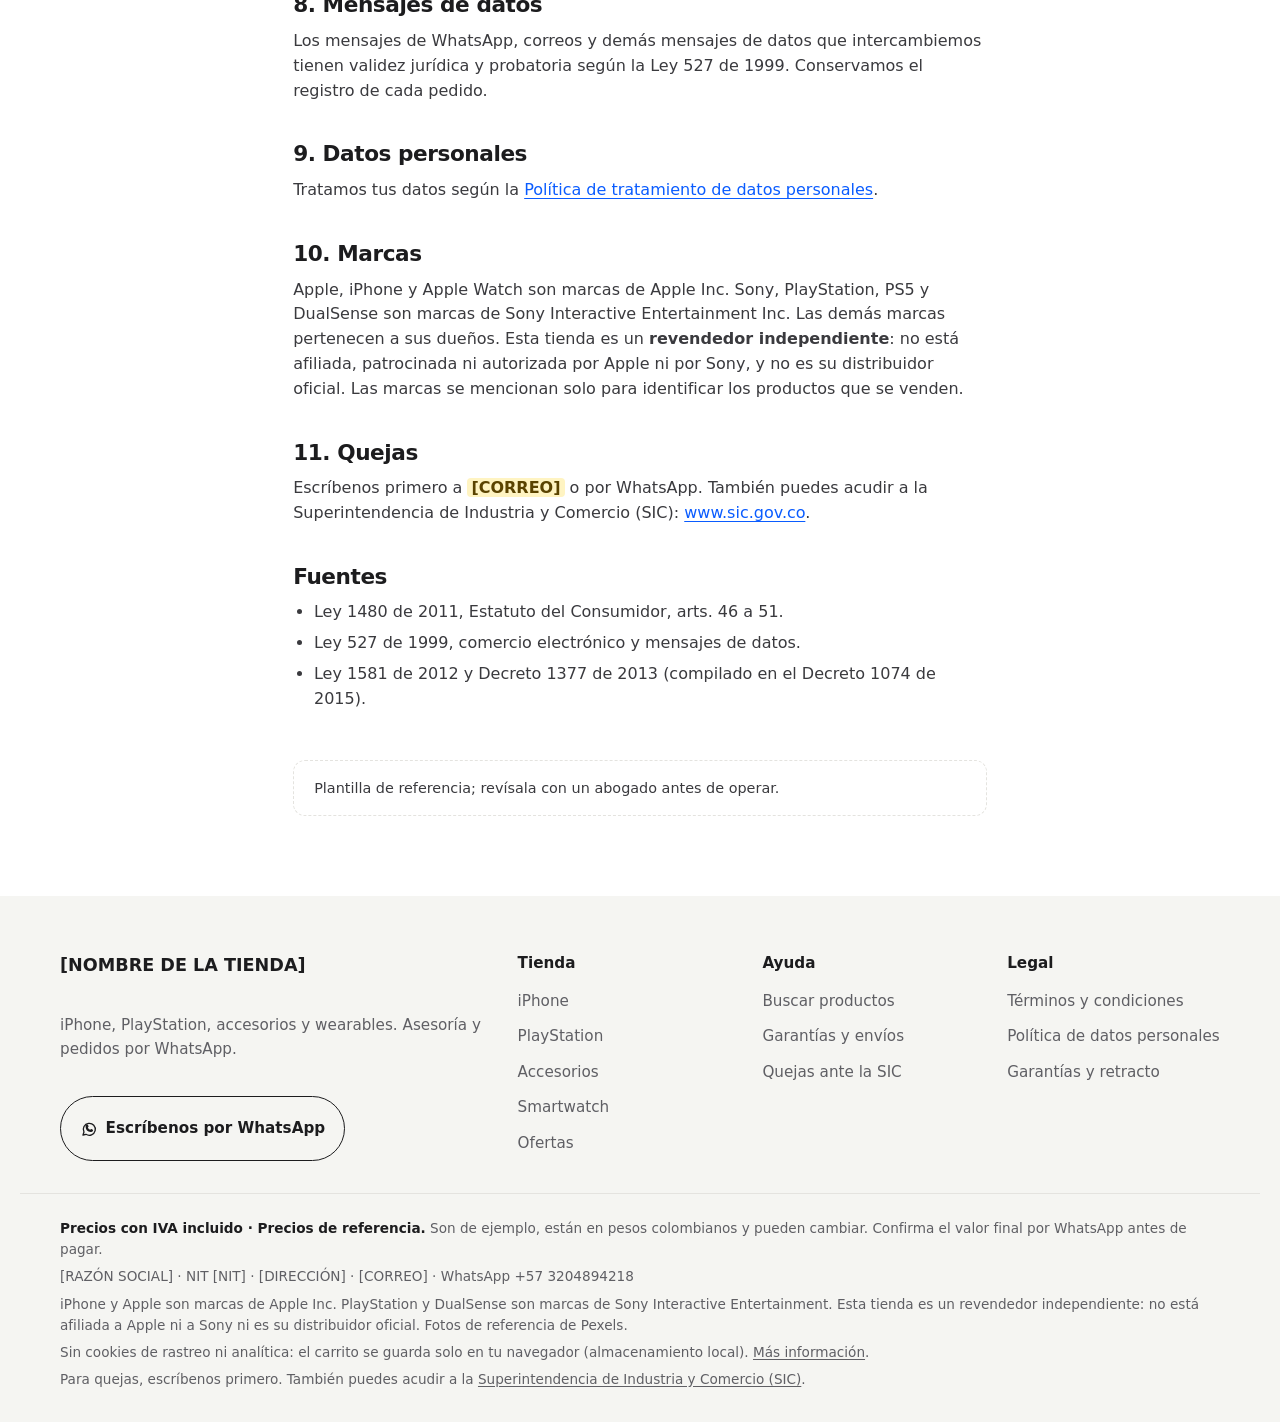
<file: tienda/legal/terminos.html>
<!doctype html>
<html lang="es-CO">
<head>
  <meta charset="utf-8">
  <meta name="viewport" content="width=device-width, initial-scale=1">
  <meta name="robots" content="noindex, nofollow">
  <title>Términos y condiciones</title>
  <meta name="description" content="Condiciones de compra de la tienda: precios, pedidos por WhatsApp, entregas, retracto y garantías.">
  <meta name="theme-color" content="#ffffff">
  <link rel="icon" href="data:image/svg+xml,%3Csvg xmlns=%22http://www.w3.org/2000/svg%22 viewBox=%220 0 32 32%22%3E%3Crect width=%2232%22 height=%2232%22 rx=%229%22 fill=%22%230a5cff%22/%3E%3C/svg%3E">
  <link rel="stylesheet" href="../css/estilos.css">
</head>
<body class="legal">
  <a class="saltar" href="#contenido">Saltar al contenido</a>
  <main id="contenido" class="contenedor doc">
    <h1>Términos y condiciones</h1>
    <p class="doc__fecha">Última actualización: 2026-11-16</p>

    <h2>1. Quién vende</h2>
    <p>Este sitio lo opera el siguiente proveedor, en cumplimiento del artículo 50 de la Ley 1480 de 2011 (Estatuto del Consumidor):</p>
    <dl class="doc__datos">
  <dt>Razón social</dt><dd><span class="marcador">[RAZÓN SOCIAL]</span></dd>
  <dt>NIT</dt><dd><span class="marcador">[NIT]</span></dd>
  <dt>Dirección de notificación</dt><dd><span class="marcador">[DIRECCIÓN]</span></dd>
  <dt>Correo electrónico</dt><dd><span class="marcador">[CORREO]</span></dd>
  <dt>Teléfono y WhatsApp</dt><dd>+57 320 489 4218</dd>
</dl>

    <h2>2. Vista previa</h2>
    <p>Este sitio es una vista previa: los productos, fotos y precios son <strong>de ejemplo</strong> y no constituyen una oferta en firme. Ningún pedido hecho en esta versión obliga a la tienda.</p>

    <h2>3. Cómo se compra</h2>
    <ul>
      <li>Eliges productos y los agregas al carrito, que se guarda solo en tu navegador.</li>
      <li>Al pulsar "Finalizar por WhatsApp" se abre un mensaje con tu pedido. Antes de pagar te confirmamos por ese medio la disponibilidad, el precio total, el costo y el tiempo de envío y la forma de pago.</li>
      <li>El contrato se perfecciona cuando aceptas esa confirmación y pagas. Te enviamos el resumen de la transacción (artículo 50 de la Ley 1480 de 2011).</li>
    </ul>

    <h2>4. Precios</h2>
    <p>Los precios están en pesos colombianos (COP) e <strong>incluyen IVA</strong>. El precio informado es el precio total; si el envío tiene costo, se informa por separado antes de pagar. Mientras el sitio sea una vista previa, los precios son de referencia.</p>

    <h2>5. Productos importados</h2>
    <p>Varios productos son importados. Antes de la compra te informamos el país de origen, si el equipo es nuevo o reacondicionado, su compatibilidad con las redes y el voltaje de Colombia, el idioma del manual y las condiciones de la garantía. Los equipos se entregan con la documentación de importación que corresponda.</p>

    <h2>6. Entregas</h2>
    <p>El plazo de entrega se acuerda antes de pagar. Si no se acuerda, la entrega se hace a más tardar en 30 días calendario. Si no cumplimos o el producto no está disponible, puedes terminar el contrato y te devolvemos el dinero (artículo 50 de la Ley 1480 de 2011).</p>

    <h2>7. Retracto, reversión del pago y garantía</h2>
    <p>Tienes derecho de retracto por 5 días hábiles desde la entrega, derecho a pedir la reversión del pago en los casos de ley y garantía legal. El detalle está en <a href="garantias-y-retracto.html">Garantías y retracto</a>.</p>

    <h2>8. Mensajes de datos</h2>
    <p>Los mensajes de WhatsApp, correos y demás mensajes de datos que intercambiemos tienen validez jurídica y probatoria según la Ley 527 de 1999. Conservamos el registro de cada pedido.</p>

    <h2>9. Datos personales</h2>
    <p>Tratamos tus datos según la <a href="privacidad.html">Política de tratamiento de datos personales</a>.</p>

    <h2>10. Marcas</h2>
    <p>Apple, iPhone y Apple Watch son marcas de Apple Inc. Sony, PlayStation, PS5 y DualSense son marcas de Sony Interactive Entertainment Inc. Las demás marcas pertenecen a sus dueños. Esta tienda es un <strong>revendedor independiente</strong>: no está afiliada, patrocinada ni autorizada por Apple ni por Sony, y no es su distribuidor oficial. Las marcas se mencionan solo para identificar los productos que se venden.</p>

    <h2>11. Quejas</h2>
    <p>Escríbenos primero a <span class="marcador">[CORREO]</span> o por WhatsApp. También puedes acudir a la Superintendencia de Industria y Comercio (SIC): <a href="https://www.sic.gov.co" target="_blank" rel="noopener">www.sic.gov.co</a>.</p>

    <h2>Fuentes</h2>
    <ul>
      <li>Ley 1480 de 2011, Estatuto del Consumidor, arts. 46 a 51.</li>
      <li>Ley 527 de 1999, comercio electrónico y mensajes de datos.</li>
      <li>Ley 1581 de 2012 y Decreto 1377 de 2013 (compilado en el Decreto 1074 de 2015).</li>
    </ul>

    <p class="doc__aviso">Plantilla de referencia; revísala con un abogado antes de operar.</p>
  </main>
  <script src="../js/tienda.js"></script>
</body>
</html>
</file>
<file: tienda/css/estilos.css>
/* ==========================================================================
   Estilos de la tienda. Blanco como base, grises cálidos, azul eléctrico
   para acciones y una sección PlayStation oscura con brillo azul y violeta.
   ========================================================================== */

:root {
  --blanco: #ffffff;
  --papel: #f5f5f2;          /* gris cálido de los fondos de producto */
  --linea: #e4e3df;
  --tinta: #1c1c1e;
  --grafito: #5f5f64;        /* texto secundario: 6.3:1 sobre blanco */
  --azul: #0a5cff;           /* acciones: 5.0:1 sobre blanco */
  --azul-hondo: #0047d6;
  --oferta: #c2152b;
  --violeta: #7b5cff;
  --noche: #07070c;
  --noche-2: #12121c;
  --noche-texto: #a9a9bb;    /* 8:1 sobre --noche */

  --fuente: system-ui, -apple-system, BlinkMacSystemFont, "Segoe UI", Roboto, "Helvetica Neue", Arial, sans-serif;
  --fuente-titulo: var(--fuente);

  --franja: 28px;                          /* franja "Vista previa" */
  --alto-cab: calc(64px + var(--franja));  /* cabecera completa */

  --radio: 22px;
  --radio-sm: 12px;
  --ancho: 1240px;
  --gutter: clamp(16px, 4vw, 40px);
  --sombra: 0 18px 40px -22px rgba(28, 28, 30, .28);
  --salida: cubic-bezier(.16, 1, .3, 1);
}

*, *::before, *::after { box-sizing: border-box; }
html { -webkit-text-size-adjust: 100%; scroll-behavior: smooth; scroll-padding-top: calc(var(--alto-cab) + 12px); }
body {
  margin: 0;
  font-family: var(--fuente);
  font-size: 1rem;
  line-height: 1.55;
  color: var(--tinta);
  background: var(--blanco);
  -webkit-font-smoothing: antialiased;
  text-rendering: optimizeLegibility;
}
body.sin-scroll { overflow: hidden; }
img { max-width: 100%; height: auto; display: block; }
a { color: inherit; text-underline-offset: .18em; }
button { font: inherit; color: inherit; cursor: pointer; }
h1, h2, h3 { font-family: var(--fuente-titulo); line-height: 1.05; margin: 0; text-wrap: balance; }
p { margin: 0; }
ul { margin: 0; padding: 0; list-style: none; }
::selection { background: var(--azul); color: #fff; }
:focus-visible { outline: 3px solid var(--azul); outline-offset: 3px; border-radius: 6px; }
.sr { position: absolute; width: 1px; height: 1px; overflow: hidden; clip: rect(0 0 0 0); white-space: nowrap; }
.contenedor { width: 100%; max-width: var(--ancho); margin-inline: auto; padding-inline: var(--gutter); }
.saltar { position: absolute; left: 12px; top: -60px; z-index: 100; background: var(--tinta); color: #fff; padding: 10px 16px; border-radius: 10px; }
.saltar:focus { top: 12px; }
.precio, .item__precio, .carrito__total, output { font-variant-numeric: tabular-nums; }

/* ---------- Botones ---------- */
.btn {
  display: inline-flex; align-items: center; justify-content: center; gap: .5em;
  min-height: 44px; padding: .7em 1.25em; border-radius: 999px; border: 1.5px solid transparent;
  font-weight: 600; font-size: .95rem; text-decoration: none; line-height: 1.1; white-space: nowrap;
  transition: background-color .2s, color .2s, border-color .2s, transform .2s var(--salida);
}
.btn svg { width: 18px; height: 18px; fill: none; stroke: currentColor; stroke-width: 1.75; stroke-linejoin: round; stroke-linecap: round; }
.btn:active { transform: scale(.97); }
.btn--primario { background: var(--azul); color: #fff; }
.btn--primario:hover { background: var(--azul-hondo); }
.btn--secundario { border-color: var(--tinta); color: var(--tinta); background: transparent; }
.btn--secundario:hover { background: var(--tinta); color: #fff; }
.btn--texto { padding-inline: .25em; min-height: 44px; color: var(--azul); background: none; text-decoration: underline; text-decoration-thickness: 1px; }
.btn--texto:hover { color: var(--azul-hondo); text-decoration-thickness: 2px; }
.btn--bloque { width: 100%; }
.btn--grande { font-size: 1.05rem; padding: .85em 1.6em; }

.icono-btn {
  position: relative; display: inline-grid; place-items: center; width: 44px; height: 44px;
  border-radius: 999px; border: 0; background: transparent; color: var(--tinta); text-decoration: none;
  transition: background-color .2s;
}
.icono-btn svg { width: 22px; height: 22px; fill: none; stroke: currentColor; stroke-width: 1.75; stroke-linejoin: round; stroke-linecap: round; }
.icono-btn:hover { background: var(--papel); }
.icono-btn--borde { border: 1.5px solid var(--linea); }
.icono-btn--borde:hover { border-color: var(--tinta); background: transparent; }
.contador {
  position: absolute; top: 4px; right: 2px; min-width: 18px; height: 18px; padding: 0 5px;
  border-radius: 999px; background: var(--azul); color: #fff; font-size: .7rem; font-weight: 700; line-height: 18px; text-align: center;
}

/* ---------- Cabecera ---------- */
.cabecera { position: sticky; top: 0; z-index: 40; background: rgba(255, 255, 255, .96); border-bottom: 1px solid transparent; transition: border-color .2s; }
.cabecera.con-borde { border-bottom-color: var(--linea); }
.cabecera__fila { display: flex; align-items: center; gap: 24px; height: 64px; }
.logo { display: inline-flex; align-items: center; gap: 10px; text-decoration: none; font-family: var(--fuente-titulo); font-weight: 700; letter-spacing: -.01em; font-size: .95rem; white-space: nowrap; }
.logo__marca { width: 22px; height: 22px; border-radius: 7px; background: conic-gradient(from 210deg, var(--azul), var(--violeta), var(--azul)); }
.nav { margin-left: auto; }
.nav ul { display: flex; gap: 4px; }
.nav a { display: inline-block; padding: 10px 12px; font-size: .9rem; text-decoration: none; color: var(--grafito); border-radius: 999px; }
.nav a:hover { color: var(--tinta); background: var(--papel); }
.nav__catalogo { display: none !important; }
.cabecera__acciones { display: flex; align-items: center; gap: 2px; }
.menu-btn { display: none; }

@media (max-width: 960px) {
  .menu-btn { display: inline-grid; }
  .cabecera__acciones { margin-left: auto; }
  .nav {
    position: fixed; inset: var(--alto-cab) 0 0 0; background: var(--blanco); padding: 16px var(--gutter) 40px;
    display: none; overflow-y: auto; margin: 0;
  }
  .nav.abierto { display: block; }
  .nav ul { flex-direction: column; gap: 0; }
  .nav a { display: block; font-family: var(--fuente-titulo); font-size: 1.75rem; font-weight: 600; color: var(--tinta); padding: 12px 0; border-radius: 0; letter-spacing: -.02em; }
  .nav a:hover { background: none; color: var(--azul); }
  .nav .nav__catalogo { display: flex !important; margin-top: 12px; font-size: 1rem; font-family: var(--fuente); color: var(--azul); }
}
@media (max-width: 420px) {
  .logo__texto { font-size: .8rem; }
  .icono-btn--wa { display: none; }
}

/* ---------- Hero tipo lanzamiento ----------
   Toda la pantalla, foto protagonista al fondo (los objetos ocupan la parte baja)
   y el texto centrado arriba, sobre la zona libre de la foto. */
.hero {
  --hero-fondo: #dfe1e4;
  position: relative; isolation: isolate; overflow: hidden;
  min-height: max(560px, calc(var(--alto-pantalla, 100svh) - var(--alto-cab)));
  display: flex; justify-content: center; align-items: flex-start;
  padding: clamp(32px, 6vh, 72px) 0 0; text-align: center; background: var(--hero-fondo);
}
.hero__foto img {
  position: absolute; inset: 0; z-index: -1; width: 100%; height: 100%;
  object-fit: cover; object-position: center bottom;
}
.hero__texto { display: flex; flex-direction: column; align-items: center; }
.hero__titulo { font-size: clamp(2.35rem, 4.7vw, 4.75rem); font-weight: 800; letter-spacing: -.035em; line-height: .98; }
.hero__titulo span { display: block; color: #55565c; }
.hero__sub { margin-top: 16px; font-size: clamp(1.02rem, 1.4vw, 1.2rem); color: #45464b; max-width: 56ch; }
.hero__acciones { margin-top: 22px; display: flex; flex-wrap: wrap; justify-content: center; gap: 12px; }
.hero .btn--secundario { background: rgba(255, 255, 255, .55); }
.hero .btn--secundario:hover { background: var(--tinta); }

/* Un solo momento orquestado: la foto se asienta y el texto sube en secuencia */
@media (prefers-reduced-motion: no-preference) {
  .js .hero__foto img { animation: asentar 1.6s var(--salida) both; }
  .js .hero__titulo, .js .hero__sub, .js .hero__acciones { animation: subir 1s var(--salida) both; }
  .js .hero__titulo { animation-delay: .15s; }
  .js .hero__sub { animation-delay: .3s; }
  .js .hero__acciones { animation-delay: .42s; }
}
@keyframes subir { from { opacity: 0; transform: translateY(22px); } }
@keyframes asentar { from { opacity: 0; transform: scale(1.08); filter: blur(10px); } }

@media (max-width: 760px) {
  .hero { min-height: max(620px, calc(var(--alto-pantalla, 100svh) - var(--alto-cab))); padding-top: 36px; }
  .hero__titulo { font-size: clamp(2.2rem, 10.4vw, 2.9rem); }
  .hero__acciones { gap: 8px; }
  .hero__acciones .btn--grande { font-size: .95rem; padding: .8em 1.05em; }
}

/* ---------- Secciones ---------- */
.seccion { padding: clamp(64px, 9vw, 128px) 0; }
.seccion--papel { background: var(--papel); }
.seccion__cabeza { display: flex; flex-wrap: wrap; align-items: end; justify-content: space-between; gap: 16px 40px; margin-bottom: clamp(32px, 4vw, 56px); }
.seccion__titulo { font-size: clamp(2.2rem, 5vw, 4rem); font-weight: 800; letter-spacing: -.03em; }
.seccion__intro { margin-top: 12px; font-size: 1.1rem; color: var(--grafito); max-width: 46ch; }
.seccion__mas { margin-top: clamp(24px, 3vw, 40px); }

/* ---------- Tarjetas ---------- */
.rejilla { display: grid; gap: clamp(16px, 2vw, 24px); grid-template-columns: repeat(auto-fill, minmax(min(100%, 300px), 1fr)); }


.tarjeta { position: relative; display: flex; flex-direction: column; background: var(--blanco); border-radius: var(--radio); overflow: hidden; }
.seccion--papel .tarjeta { background: var(--blanco); }
.tarjeta__media { position: relative; display: block; aspect-ratio: 4 / 3; background: var(--papel); overflow: hidden; }
.tarjeta__media img { width: 100%; height: 100%; object-fit: cover; transition: transform .8s var(--salida), opacity .25s; }
.tarjeta:hover .tarjeta__media img { transform: scale(1.03); }
.tarjeta__media img.cambiando { opacity: .35; }
.tono { position: absolute; inset: 0; background: var(--tono, transparent); mix-blend-mode: color; opacity: 0; transition: opacity .35s, background-color .35s; pointer-events: none; }
.tono.activo { opacity: .55; }
.tarjeta__cuerpo { display: flex; flex-direction: column; gap: 14px; padding: 22px 22px 24px; flex: 1; }
.tarjeta__nombre { font-size: 1.3rem; font-weight: 700; letter-spacing: -.02em; }
.tarjeta__nombre a { text-decoration: none; }
.tarjeta__nombre a:hover { text-decoration: underline; }
.tarjeta__sub { color: var(--grafito); margin-top: -8px; }
.tarjeta__acciones { display: grid; grid-template-columns: minmax(0, 1fr) auto; align-items: center; gap: 6px 10px; margin-top: auto; padding-top: 4px; }
.tarjeta__acciones .btn--primario { padding-inline: 1em; }
.tarjeta__acciones .btn--texto { grid-column: 1 / -1; justify-self: start; }
.tarjeta--agotada .tarjeta__media img { filter: grayscale(.6); opacity: .8; }

.tarjeta--lanzamiento { background: var(--papel); }
.tarjeta--lanzamiento .tarjeta__media { aspect-ratio: 5 / 4; }
.tarjeta--lanzamiento .tarjeta__cuerpo { padding: 28px clamp(22px, 3vw, 36px) 32px; }
.tarjeta--lanzamiento .tarjeta__nombre { font-size: clamp(1.6rem, 2.6vw, 2.1rem); font-weight: 800; letter-spacing: -.03em; }

.tarjeta--compacta .tarjeta__cuerpo { gap: 10px; padding: 18px 18px 20px; }
.tarjeta--compacta .tarjeta__nombre { font-size: 1.1rem; }

.insignias { position: absolute; top: 14px; left: 14px; display: flex; flex-wrap: wrap; gap: 6px; z-index: 2; pointer-events: none; }
.insignia { font-size: .75rem; font-weight: 700; padding: 5px 10px; border-radius: 999px; background: var(--blanco); color: var(--tinta); box-shadow: 0 2px 8px -2px rgba(0,0,0,.18); }
.insignia--nuevo { background: var(--azul); color: #fff; }
.insignia--oferta { background: var(--oferta); color: #fff; }
.insignia--agotado { background: var(--tinta); color: #fff; }

.precio { display: flex; flex-wrap: wrap; align-items: baseline; gap: 4px 10px; }
.precio__actual { font-size: 1.25rem; font-weight: 700; letter-spacing: -.01em; }
.precio__antes { color: var(--grafito); font-size: .95rem; }
.precio__desde { color: var(--grafito); font-size: .9rem; }

.selector { display: grid; gap: 8px; }
.selector__etiqueta { font-size: .9rem; color: var(--grafito); }
.muestras { display: flex; flex-wrap: wrap; gap: 6px; }
.muestra {
  width: 36px; height: 36px; border-radius: 999px; border: 2px solid transparent; padding: 0;
  background: radial-gradient(circle, var(--c) 0 58%, transparent 60%);
  box-shadow: inset 0 0 0 1px rgba(0,0,0,.08); transition: border-color .2s;
}
.muestra[aria-pressed="true"] { border-color: var(--tinta); }
.muestra:hover { border-color: var(--grafito); }
.chips { display: flex; flex-wrap: wrap; gap: 8px; }
.chip {
  min-height: 40px; padding: 8px 14px; border-radius: var(--radio-sm); border: 1.5px solid var(--linea);
  background: var(--blanco); font-size: .9rem; font-weight: 600; font-variant-numeric: tabular-nums;
  transition: border-color .2s, background-color .2s;
}
.chip:hover { border-color: var(--grafito); }
.chip[aria-pressed="true"] { border-color: var(--tinta); background: var(--tinta); color: #fff; }

/* Aparición de fotos grandes al hacer scroll (una sola idea, en todas las secciones) */
@media (prefers-reduced-motion: no-preference) {
  .js [data-aparecer] { opacity: 0; transform: translateY(24px); transition: opacity .9s var(--salida), transform .9s var(--salida); }
  .js [data-aparecer].visible { opacity: 1; transform: none; }
}

/* En celular, las listas largas se vuelven carriles horizontales para no alargar la página */
@media (max-width: 760px) {
  .rejilla--carril {
    grid-template-columns: none; grid-auto-flow: column; grid-auto-columns: 84%;
    overflow-x: auto; overscroll-behavior-x: contain; scroll-snap-type: x mandatory;
    margin-inline: calc(var(--gutter) * -1); padding: 0 var(--gutter) 12px; scroll-padding-inline: var(--gutter);
    scrollbar-width: thin; scrollbar-color: var(--linea) transparent;
  }
  .rejilla--carril > * { scroll-snap-align: start; }
  .ps .rejilla--carril { scrollbar-color: #2a2a3a transparent; }
}

/* ---------- iPhone: lanzamiento destacado ---------- */
.estelar { position: relative; display: grid; grid-template-columns: minmax(0, 1.2fr) minmax(0, 1fr); background: var(--papel); border-radius: calc(var(--radio) + 6px); overflow: hidden; margin-bottom: clamp(16px, 2vw, 24px); }
.estelar .tarjeta { background: transparent; border-radius: 0; display: contents; }
.estelar .tarjeta__media { aspect-ratio: auto; min-height: 520px; }
.estelar .tarjeta__cuerpo { padding: clamp(28px, 4vw, 56px); justify-content: center; gap: 18px; }
.estelar .tarjeta__nombre { font-size: clamp(2.2rem, 4.2vw, 3.4rem); font-weight: 800; letter-spacing: -.035em; }
.estelar .tarjeta__sub { font-size: 1.15rem; margin-top: -6px; }
.estelar .precio__actual { font-size: 1.6rem; }
.estelar .tarjeta__acciones { margin-top: 8px; }
@media (max-width: 860px) {
  .estelar { grid-template-columns: 1fr; }
  .estelar .tarjeta__media { min-height: 0; aspect-ratio: 4 / 3.4; }
}

/* ---------- PlayStation (oscura) ---------- */
.ps { position: relative; background: var(--noche); color: #f4f4f8; overflow: hidden; isolation: isolate; }
.ps::before, .ps::after { content: ""; position: absolute; z-index: -1; border-radius: 50%; filter: blur(80px); pointer-events: none; }
.ps::before { width: 60vw; height: 60vw; max-width: 820px; max-height: 820px; left: -18vw; top: -10%; background: radial-gradient(circle, rgba(10, 92, 255, .55), transparent 65%); }
.ps::after { width: 55vw; height: 55vw; max-width: 760px; max-height: 760px; right: -16vw; bottom: -12%; background: radial-gradient(circle, rgba(123, 92, 255, .5), transparent 65%); }
.ps .seccion__intro { color: var(--noche-texto); }
.ps .btn--secundario { border-color: rgba(255,255,255,.6); color: #fff; }
.ps .btn--secundario:hover { background: #fff; color: var(--noche); }
.ps__escena { display: grid; grid-template-columns: minmax(0, 1.25fr) minmax(0, 1fr); gap: clamp(24px, 4vw, 56px); align-items: center; margin-bottom: clamp(40px, 6vw, 72px); }
.ps__foto { position: relative; border-radius: calc(var(--radio) + 6px); overflow: hidden; box-shadow: 0 30px 80px -30px rgba(70, 90, 255, .7), 0 0 0 1px rgba(255,255,255,.08); }
.ps__foto img { width: 100%; aspect-ratio: 3 / 2; object-fit: cover; }
.ps__datos dt { color: var(--noche-texto); font-size: .9rem; }
.ps__datos dd { margin: 2px 0 18px; font-family: var(--fuente-titulo); font-size: clamp(1.5rem, 2.6vw, 2.2rem); font-weight: 700; letter-spacing: -.02em; }
.ps__datos { margin: 0 0 8px; }
.ps .tarjeta { background: var(--noche-2); color: #f4f4f8; box-shadow: 0 0 0 1px rgba(255,255,255,.07); }
.ps .tarjeta__media { background: #1b1b28; }
.ps .tarjeta__sub, .ps .precio__antes, .ps .selector__etiqueta, .ps .precio__desde { color: var(--noche-texto); }
.ps .btn--texto { color: #8fb2ff; }
.ps .icono-btn { color: #f4f4f8; }
.ps .icono-btn--borde { border-color: rgba(255,255,255,.2); }
.ps .icono-btn--borde:hover { border-color: #fff; }
.ps .muestra { box-shadow: inset 0 0 0 1px rgba(255,255,255,.2); }
.ps .muestra[aria-pressed="true"] { border-color: #fff; }
.ps .insignia:not(.insignia--nuevo):not(.insignia--oferta) { background: #f4f4f8; }
.ps :focus-visible { outline-color: #8fb2ff; }
@media (max-width: 860px) { .ps__escena { grid-template-columns: 1fr; } }

/* ---------- Smartwatch ---------- */
.reloj__grid { display: grid; grid-template-columns: minmax(0, 1fr) minmax(0, 1fr); gap: clamp(24px, 4vw, 64px); align-items: start; }
.reloj__foto { position: sticky; top: calc(var(--alto-cab) + 24px); border-radius: calc(var(--radio) + 6px); overflow: hidden; background: var(--papel); }
.reloj__foto img { width: 100%; aspect-ratio: 4 / 5; object-fit: cover; }
.rasgos { display: grid; grid-template-columns: repeat(2, minmax(0, 1fr)); gap: 24px 32px; margin: 0 0 40px; }
.rasgos dt { font-family: var(--fuente-titulo); font-weight: 700; font-size: 1.15rem; letter-spacing: -.01em; }
.rasgos dd { margin: 4px 0 0; color: var(--grafito); }
.lista-relojes { display: grid; gap: 16px; }
.lista-relojes .tarjeta { flex-direction: row; background: var(--papel); }
.lista-relojes .tarjeta__media { flex: 0 0 38%; aspect-ratio: auto; }
.lista-relojes .tarjeta__cuerpo { padding: 18px 20px; }
@media (max-width: 860px) {
  .reloj__grid { grid-template-columns: 1fr; }
  .reloj__foto { position: relative; top: 0; }
  .reloj__foto img { aspect-ratio: 16 / 10; }
}
@media (max-width: 560px) {
  .rasgos { grid-template-columns: 1fr; }
  .lista-relojes .tarjeta { flex-direction: column; }
  .lista-relojes .tarjeta__media { aspect-ratio: 16 / 9; }
}

/* ---------- Destacados (pestañas) ---------- */
.pestanas { display: inline-flex; flex-wrap: wrap; gap: 6px; padding: 6px; border-radius: 999px; background: var(--papel); }
.pestana { min-height: 44px; padding: 10px 18px; border: 0; border-radius: 999px; background: transparent; font-weight: 600; color: var(--grafito); }
.pestana[aria-selected="true"] { background: var(--tinta); color: #fff; }
.pestana:hover:not([aria-selected="true"]) { color: var(--tinta); }

/* ---------- Carrito lateral ---------- */
.carrito-capa { position: fixed; inset: 0; z-index: 60; background: rgba(12, 12, 16, 0); transition: background-color .26s; }
.carrito-capa.abierta { background: rgba(12, 12, 16, .45); }
.carrito {
  position: absolute; top: 0; right: 0; bottom: 0; width: min(440px, 100%); background: var(--blanco);
  display: flex; flex-direction: column; transform: translateX(100%); transition: transform .32s var(--salida);
  box-shadow: -20px 0 60px -30px rgba(0,0,0,.4); outline: none;
}
.carrito-capa.abierta .carrito { transform: none; }
.carrito__cabeza { display: flex; align-items: center; justify-content: space-between; padding: 16px 16px 12px 24px; border-bottom: 1px solid var(--linea); }
.carrito__cabeza h2 { font-size: 1.4rem; font-weight: 700; letter-spacing: -.02em; }
.carrito__cuerpo { flex: 1; overflow-y: auto; padding: 8px 24px; }
.carrito__items .item { display: grid; grid-template-columns: 72px 1fr; gap: 14px; padding: 16px 0; border-bottom: 1px solid var(--linea); }
.item img { width: 72px; height: 72px; object-fit: cover; border-radius: var(--radio-sm); background: var(--papel); }
.item__nombre { font-weight: 600; text-decoration: none; }
.item__nombre:hover { text-decoration: underline; }
.item__variante { color: var(--grafito); font-size: .9rem; }
.item__precio { font-weight: 600; margin-top: 4px; }
.item__controles { display: flex; align-items: center; justify-content: space-between; margin-top: 8px; }
.cantidad { display: inline-flex; align-items: center; border: 1.5px solid var(--linea); border-radius: 999px; }
.cantidad button { width: 40px; height: 40px; border: 0; background: none; display: grid; place-items: center; border-radius: 999px; }
.cantidad button:hover { background: var(--papel); }
.cantidad svg { width: 16px; height: 16px; fill: none; stroke: currentColor; stroke-width: 2; stroke-linecap: round; }
.cantidad output { min-width: 28px; text-align: center; font-weight: 600; }
.enlace-quitar { border: 0; background: none; color: var(--grafito); text-decoration: underline; min-height: 40px; padding: 0 4px; font-size: .9rem; }
.enlace-quitar:hover { color: var(--oferta); }
.carrito__pie { padding: 18px 24px 24px; border-top: 1px solid var(--linea); display: grid; gap: 12px; }
.carrito__total { display: flex; justify-content: space-between; align-items: baseline; font-size: 1.1rem; }
.carrito__total strong { font-size: 1.5rem; letter-spacing: -.01em; }
.carrito__nota { font-size: .85rem; color: var(--grafito); }
.carrito__total small { font-size: .8rem; font-weight: 400; color: var(--grafito); }
.carrito__acepto { font-size: .8rem; color: var(--grafito); text-align: center; }
.carrito__acepto a { color: var(--tinta); }
.carrito__vacio { padding: 48px 0; display: grid; gap: 8px; justify-items: start; color: var(--grafito); }
.carrito__vacio p:first-child { color: var(--tinta); font-weight: 600; font-size: 1.1rem; }
.carrito__vacio .btn { margin-top: 12px; }
@media (prefers-reduced-motion: reduce) {
  .carrito, .carrito-capa { transition: none; }
  html { scroll-behavior: auto; }
}

/* ---------- Pie ---------- */
.pie { background: var(--papel); padding: 56px 0 32px; color: var(--grafito); font-size: .95rem; }
.pie__grid { display: grid; grid-template-columns: 2fr 1fr 1fr 1fr; gap: 32px; padding-bottom: 32px; border-bottom: 1px solid var(--linea); }
.pie__grid > div { display: grid; gap: 14px; justify-items: start; }
.pie__marca { font-family: var(--fuente-titulo); font-weight: 700; color: var(--tinta); font-size: 1.1rem; }
.pie__titulo { font-weight: 600; color: var(--tinta); margin-bottom: 8px; }
.pie a { text-decoration: none; }
.pie nav a { display: inline-block; padding: 6px 0; }
.pie nav a:hover { color: var(--tinta); text-decoration: underline; }
.pie__legal { padding-top: 24px; display: grid; gap: 6px; font-size: .85rem; }
.pie__legal strong { color: var(--tinta); }
.pie__legal a { text-decoration: underline; }
.pie__legal a:hover { color: var(--tinta); }
@media (max-width: 900px) { .pie__grid { grid-template-columns: repeat(3, 1fr); } .pie__grid > div { grid-column: 1 / -1; } }
@media (max-width: 560px) { .pie__grid { grid-template-columns: 1fr 1fr; } }

/* ---------- Catálogo ---------- */
.pagina-cabeza { padding: clamp(32px, 5vw, 64px) 0 24px; }
.pagina-titulo { font-size: clamp(2.2rem, 5vw, 3.6rem); font-weight: 800; letter-spacing: -.03em; }
.catalogo { display: grid; grid-template-columns: 260px minmax(0, 1fr); gap: 40px; align-items: start; padding-bottom: 96px; }
.filtros { position: sticky; top: calc(var(--alto-cab) + 20px); display: grid; gap: 28px; }
.filtros fieldset { border: 0; padding: 0; margin: 0; display: grid; gap: 8px; }
.filtros legend, .campo__etiqueta { font-weight: 600; margin-bottom: 8px; padding: 0; }
.buscador { position: relative; }
.buscador svg { position: absolute; left: 14px; top: 50%; translate: 0 -50%; width: 20px; height: 20px; fill: none; stroke: var(--grafito); stroke-width: 1.75; stroke-linecap: round; pointer-events: none; }
.buscador input {
  width: 100%; min-height: 48px; padding: 10px 14px 10px 44px; border-radius: 999px; border: 1.5px solid var(--linea);
  font: inherit; background: var(--blanco); color: var(--tinta);
}
.buscador input::placeholder { color: #6d6d72; }
.buscador input:focus { border-color: var(--azul); outline: none; box-shadow: 0 0 0 3px rgba(10, 92, 255, .2); }
.opcion { display: flex; align-items: center; gap: 10px; min-height: 40px; cursor: pointer; }
.opcion input { width: 20px; height: 20px; accent-color: var(--azul); margin: 0; }
.rango { display: grid; gap: 8px; }
.rango input[type=range] { width: 100%; accent-color: var(--azul); min-height: 32px; }
.rango output { font-weight: 600; }
.selecta { min-height: 44px; padding: 8px 12px; border-radius: var(--radio-sm); border: 1.5px solid var(--linea); font: inherit; background: var(--blanco); color: var(--tinta); }
.resultados__barra { display: flex; flex-wrap: wrap; align-items: center; justify-content: space-between; gap: 12px; margin-bottom: 20px; }
.resultados__conteo { color: var(--grafito); }
.vacio { padding: 64px 24px; text-align: center; background: var(--papel); border-radius: var(--radio); display: grid; gap: 10px; justify-items: center; }
.vacio p:first-child { font-weight: 700; font-size: 1.2rem; }
.btn-filtros { display: none; }
@media (max-width: 860px) {
  .catalogo { grid-template-columns: 1fr; gap: 20px; }
  .filtros { position: static; display: none; padding: 20px; background: var(--papel); border-radius: var(--radio); }
  .filtros.abiertos { display: grid; }
  .btn-filtros { display: inline-flex; }
}

/* ---------- Ficha de producto ---------- */
.migas { padding: 20px 0 0; font-size: .9rem; color: var(--grafito); }
.migas ol { display: flex; flex-wrap: wrap; gap: 6px; list-style: none; margin: 0; padding: 0; }
.migas li + li::before { content: "/"; margin-right: 6px; color: var(--linea); }
.migas a { text-decoration: none; }
.migas a:hover { text-decoration: underline; color: var(--tinta); }
.ficha { display: grid; grid-template-columns: minmax(0, 1.15fr) minmax(0, 1fr); gap: clamp(28px, 5vw, 72px); padding: 24px 0 clamp(56px, 8vw, 96px); align-items: start; }
.ficha__media { position: sticky; top: calc(var(--alto-cab) + 20px); border-radius: calc(var(--radio) + 6px); overflow: hidden; background: var(--papel); }
.ficha__media img { width: 100%; aspect-ratio: 1 / 1; object-fit: cover; transition: opacity .25s; }
.ficha__media img.cambiando { opacity: .35; }
.ficha__info { display: grid; gap: 22px; }
.ficha__info .insignias { position: static; }
.ficha__nombre { font-size: clamp(2.2rem, 4.4vw, 3.4rem); font-weight: 800; letter-spacing: -.035em; }
.ficha__sub { font-size: 1.2rem; color: var(--grafito); margin-top: -10px; }
.ficha .precio__actual { font-size: 2rem; letter-spacing: -.02em; }
.ficha .muestra { width: 44px; height: 44px; }
.ficha .chip { min-height: 48px; padding: 10px 18px; font-size: 1rem; }
.estado { display: inline-flex; align-items: center; gap: 8px; font-weight: 600; }
.estado::before { content: ""; width: 10px; height: 10px; border-radius: 50%; background: #1f9d55; }
.estado--no::before { background: var(--oferta); }
.ficha__acciones { display: grid; gap: 10px; }
.ficha__acciones .fila { display: flex; flex-wrap: wrap; gap: 10px; }
.ficha__acciones .btn { flex: 1 1 auto; }
.ficha__acciones > .btn--texto { justify-self: start; }
.ficha__desc { color: var(--grafito); max-width: 62ch; }
.specs { display: grid; grid-template-columns: repeat(2, minmax(0, 1fr)); gap: 1px; background: var(--linea); border-radius: var(--radio-sm); overflow: hidden; }
.specs li { background: var(--blanco); padding: 14px 16px; font-weight: 500; }
.nota-precio { font-size: .85rem; color: var(--grafito); }
@media (max-width: 860px) {
  .ficha { grid-template-columns: 1fr; }
  .ficha__media { position: relative; top: 0; }
  .ficha__media img { aspect-ratio: 4 / 3.2; }
}

.aviso { padding: 24px; border-radius: var(--radio); background: var(--papel); display: grid; gap: 8px; }
code { font-size: .9em; background: var(--papel); padding: 1px 6px; border-radius: 6px; }

@media (max-width: 420px) {
  .pestanas { gap: 2px; padding: 4px; }
  .pestana { padding: 8px 11px; font-size: .85rem; }
}

/* ---------- Franja de vista previa ---------- */
.franja-previa {
  height: var(--franja); display: flex; align-items: center; justify-content: center;
  padding-inline: 12px; background: var(--tinta); color: #f2f2f4;
  font-size: .75rem; font-weight: 500; letter-spacing: .02em; text-align: center;
  white-space: nowrap; overflow: hidden; text-overflow: ellipsis;
}

/* ---------- Páginas legales ---------- */
.doc { max-width: 76ch; padding-block: clamp(32px, 5vw, 64px) 80px; }
.doc .migas { margin-bottom: 20px; }
.doc h1 { font-size: clamp(2rem, 4.5vw, 3rem); font-weight: 700; letter-spacing: -.03em; }
.doc__fecha { margin-top: 10px; color: var(--grafito); font-size: .9rem; }
.doc h2 { font-size: 1.35rem; font-weight: 700; letter-spacing: -.02em; margin: 40px 0 12px; }
.doc h3 { font-size: 1.05rem; font-weight: 600; margin: 24px 0 8px; }
.doc p, .doc li { color: #3a3a3e; }
.doc p + p { margin-top: 12px; }
.doc ul, .doc ol { margin: 10px 0 0; padding-left: 1.3em; display: grid; gap: 6px; }
.doc ul { list-style: disc; }
.doc a { color: var(--azul); }
.doc__indice { margin-top: 28px; padding: 18px 22px; background: var(--papel); border-radius: var(--radio-sm); }
.doc__indice p { font-weight: 600; color: var(--tinta); }
.doc__datos { margin-top: 12px; display: grid; grid-template-columns: max-content 1fr; gap: 6px 18px; }
.doc__datos dt { font-weight: 600; color: var(--tinta); }
.doc__datos dd { margin: 0; color: #3a3a3e; }
.marcador { background: #fff4c2; color: #5a4300; padding: 0 4px; border-radius: 4px; font-weight: 600; }
.doc__aviso { margin-top: 48px; padding: 16px 20px; border: 1.5px dashed var(--linea); border-radius: var(--radio-sm); color: var(--grafito); font-size: .9rem; }
@media (max-width: 520px) { .doc__datos { grid-template-columns: 1fr; gap: 2px; } .doc__datos dd { margin-bottom: 8px; } }
</file>
<file: tienda/css/admin.css>
/* Panel de productos: herramienta de trabajo, sobria y fácil de escanear. */
.admin { background: var(--papel); }
.admin__barra { position: sticky; top: 0; z-index: 10; background: var(--blanco); border-bottom: 1px solid var(--linea); }
.admin__barra-fila { display: flex; flex-wrap: wrap; align-items: center; gap: 12px 24px; padding-block: 12px; }
.admin__estado { flex: 1 1 220px; color: var(--grafito); font-size: .9rem; }
.admin__botones { display: flex; flex-wrap: wrap; gap: 8px; }
.admin__main { display: grid; gap: 24px; padding-block: 32px 80px; }
.admin__main > section { background: var(--blanco); border-radius: var(--radio); padding: clamp(20px, 3vw, 32px); }
.admin h1, .admin h2 { font-size: 1.4rem; letter-spacing: -.02em; }
.admin h2 span { color: var(--grafito); font-weight: 600; }

.pasos ol { margin: 16px 0 0; padding-left: 1.4em; display: grid; gap: 10px; max-width: 75ch; }
.pasos li::marker { font-weight: 700; color: var(--azul); }
.pasos__nota { margin-top: 14px; color: var(--grafito); font-size: .9rem; }

.admin__cabeza { display: flex; flex-wrap: wrap; align-items: center; justify-content: space-between; gap: 12px; margin-bottom: 16px; }
.admin__herramientas { display: flex; flex-wrap: wrap; gap: 8px; }
.admin__buscar, .formulario input:not([type=checkbox]):not([type=color]), .formulario select, .formulario textarea, .precio-campo input {
  font: inherit; color: var(--tinta); background: var(--blanco); border: 1.5px solid var(--linea); border-radius: 10px; min-height: 44px; padding: 8px 12px; width: 100%;
}
.admin__buscar { width: 220px; }
.admin input:focus, .admin select:focus, .admin textarea:focus { outline: none; border-color: var(--azul); box-shadow: 0 0 0 3px rgba(10, 92, 255, .2); }

.tabla-envoltura { overflow-x: auto; }
.tabla { width: 100%; border-collapse: collapse; min-width: 640px; }
.tabla th, .tabla td { text-align: left; padding: 10px 12px; border-bottom: 1px solid var(--linea); vertical-align: middle; }
.tabla thead th { font-size: .85rem; color: var(--grafito); font-weight: 600; }
.tabla tbody th { font-weight: 600; }
.celda-prod { display: flex; align-items: center; gap: 12px; }
.celda-prod img { width: 44px; height: 44px; border-radius: 10px; object-fit: cover; background: var(--papel); }
.celda-prod small, .formateado { display: block; color: var(--grafito); font-weight: 400; font-size: .8rem; }
.precio-campo { display: flex; align-items: center; gap: 6px; max-width: 160px; }
.precio-campo input { font-variant-numeric: tabular-nums; }
.acciones-celda { text-align: right; }

.interruptor { position: relative; display: inline-block; width: 48px; height: 28px; cursor: pointer; }
.interruptor input { position: absolute; inset: 0; opacity: 0; margin: 0; cursor: pointer; }
.interruptor span[aria-hidden] { position: absolute; inset: 0; border-radius: 999px; background: #c9c8c3; transition: background-color .2s; }
.interruptor span[aria-hidden]::after { content: ""; position: absolute; top: 3px; left: 3px; width: 22px; height: 22px; border-radius: 50%; background: #fff; transition: transform .2s var(--salida); box-shadow: 0 1px 3px rgba(0,0,0,.25); }
.interruptor input:checked + .sr + span[aria-hidden] { background: #1f9d55; }
.interruptor input:checked + .sr + span[aria-hidden]::after { transform: translateX(20px); }
.interruptor input:focus-visible + .sr + span[aria-hidden] { outline: 3px solid var(--azul); outline-offset: 2px; }

.campos { display: grid; grid-template-columns: repeat(2, minmax(0, 1fr)); gap: 16px; }
.campos label, .fila-var label { display: grid; gap: 6px; font-weight: 600; font-size: .9rem; }
.campos small { font-weight: 400; color: var(--grafito); }
.campos .ancho { grid-column: 1 / -1; }
.formulario fieldset { border: 0; padding: 0; margin: 24px 0 0; }
.formulario legend { font-weight: 700; margin-bottom: 10px; }
.marcas { display: flex; flex-wrap: wrap; gap: 4px 24px; }
.fila-var { display: grid; grid-template-columns: 1.2fr 1fr 1fr auto; gap: 10px; align-items: end; padding: 10px 0; border-bottom: 1px dashed var(--linea); }
.fila-var input[type=color] { width: 100%; height: 44px; border: 1.5px solid var(--linea); border-radius: 10px; padding: 3px; background: var(--blanco); }
.formulario__error { color: var(--oferta); font-weight: 600; margin-top: 16px; }
.formulario__error:empty { display: none; }
.formulario__acciones { display: flex; flex-wrap: wrap; justify-content: space-between; gap: 12px; margin-top: 20px; }
.peligro { color: var(--oferta); }
.peligro:hover { color: #8f0f20; }
.zona__botones { display: flex; flex-wrap: wrap; gap: 10px; margin-top: 14px; }
@media (max-width: 680px) {
  .campos { grid-template-columns: 1fr; }
  .fila-var { grid-template-columns: 1fr 1fr; }
  .admin__buscar { width: 100%; }
}
.admin__aviso { height: auto; min-height: var(--franja); white-space: normal; padding-block: 6px; }
</file>
